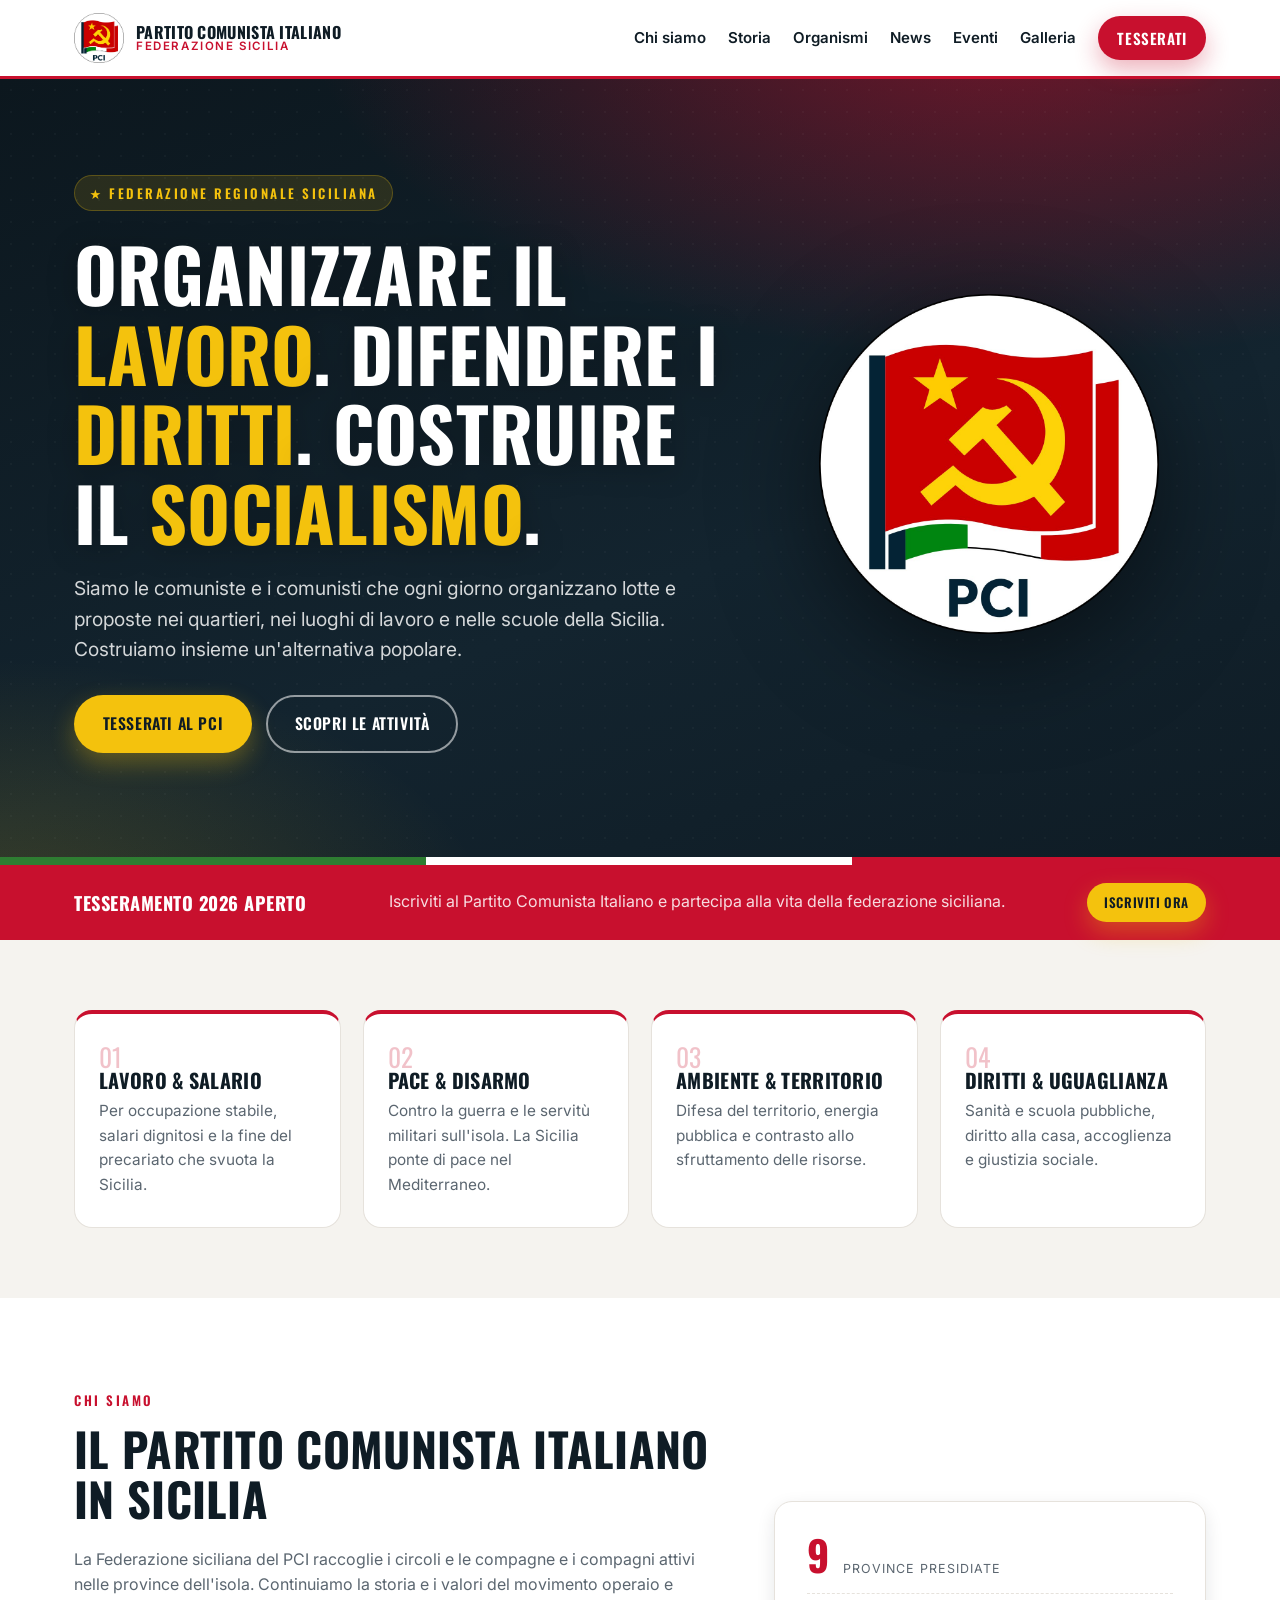
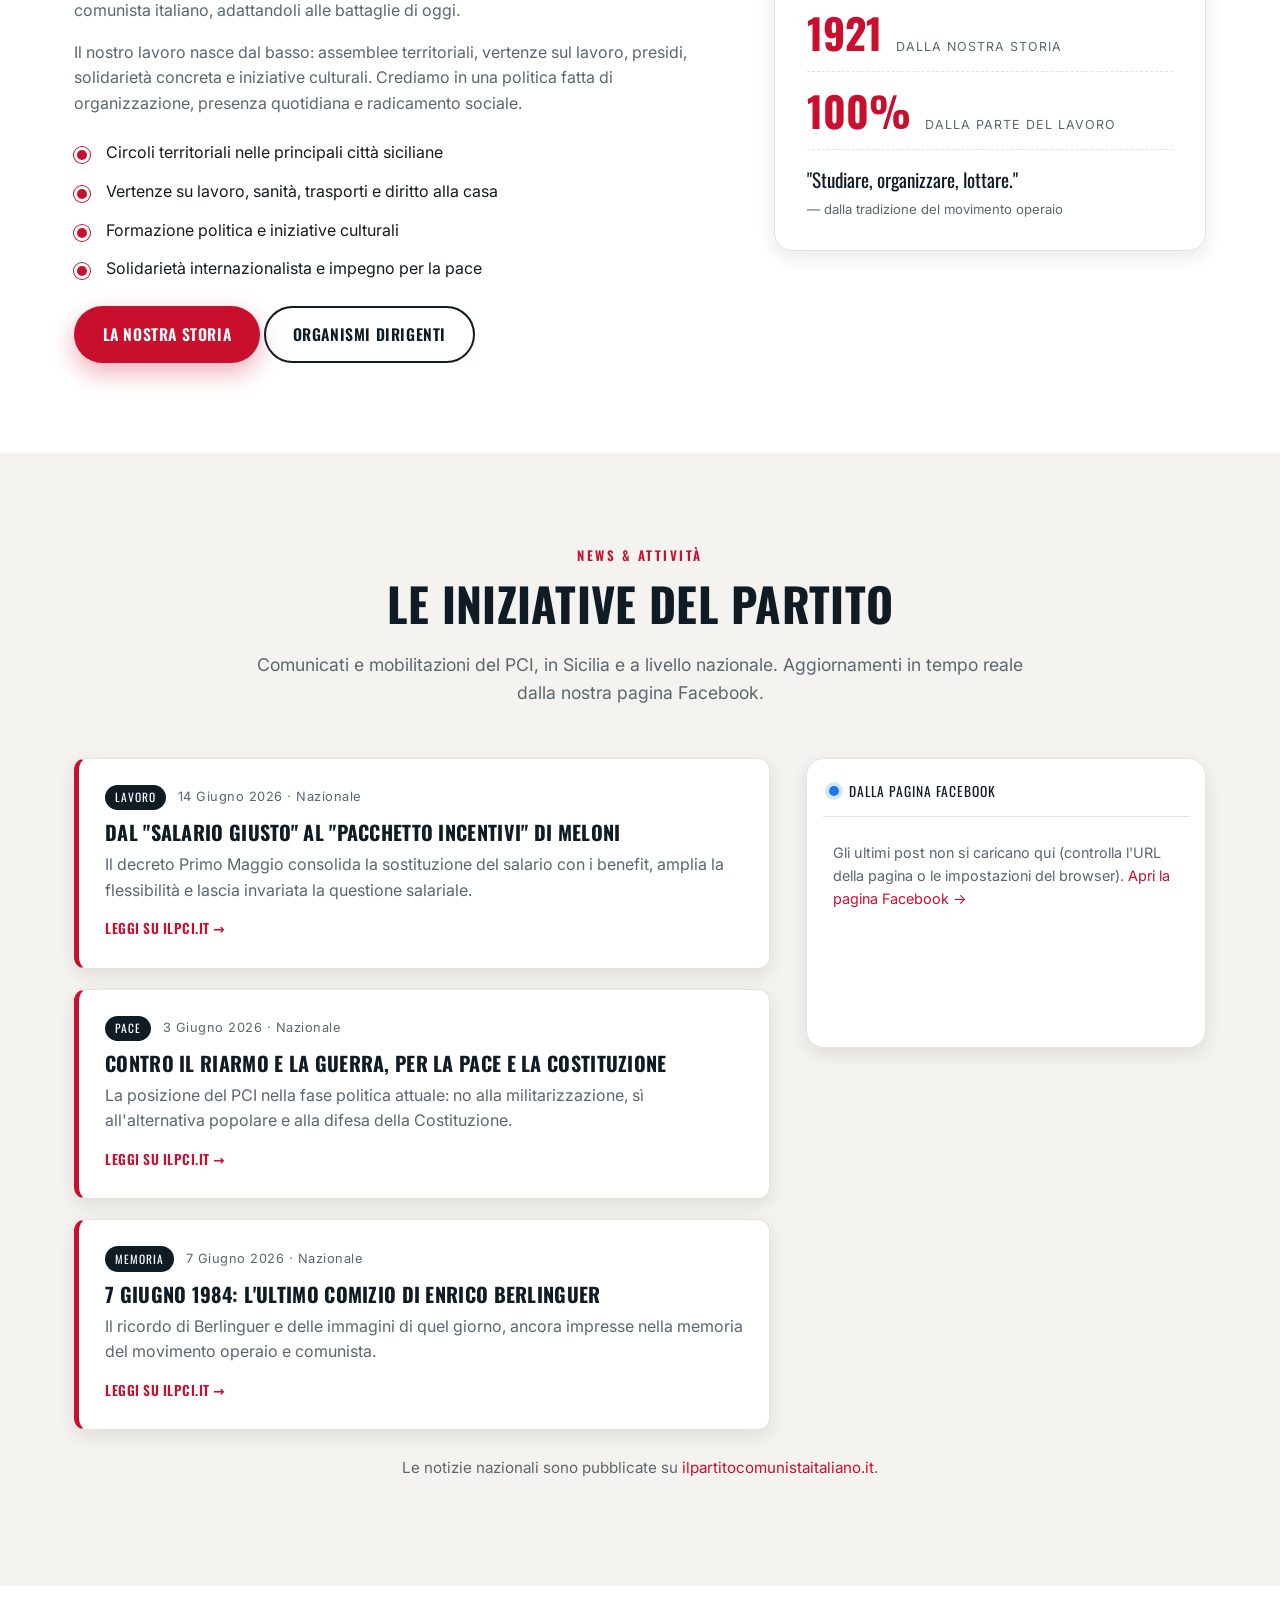
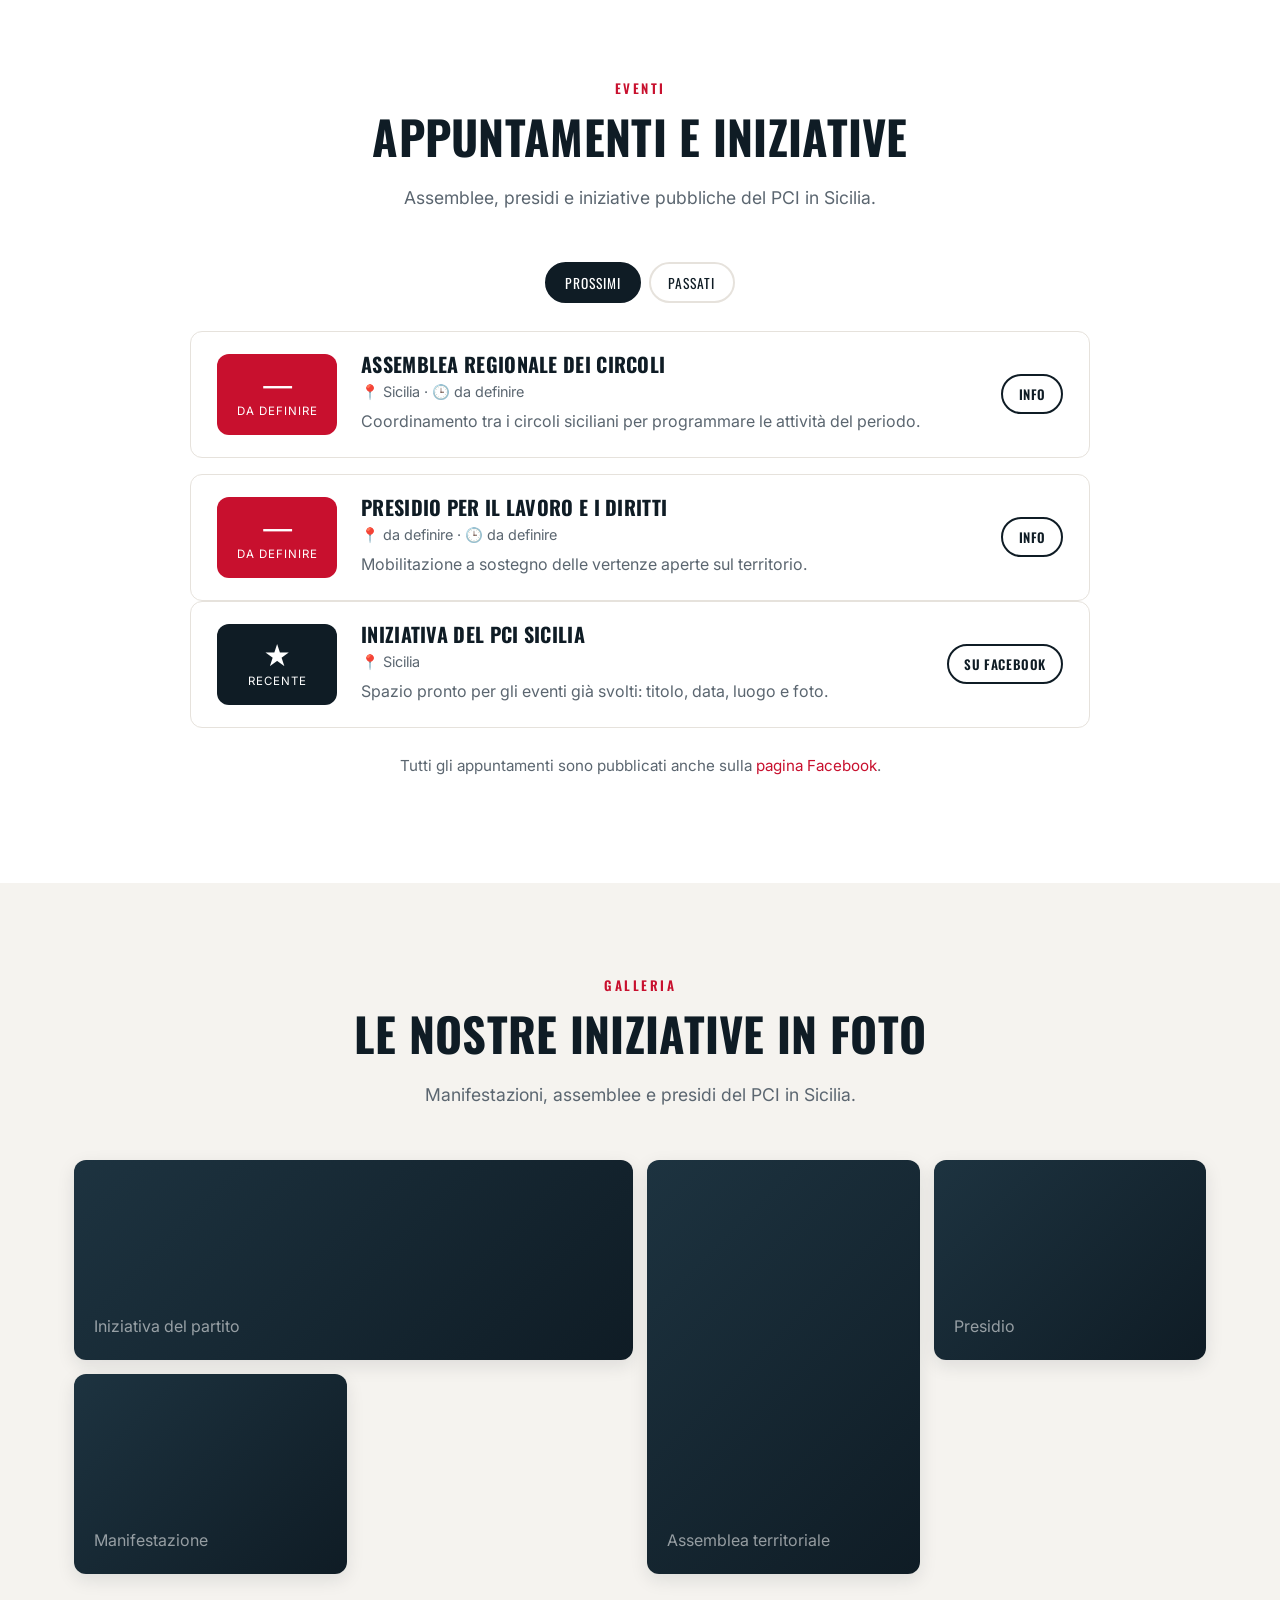
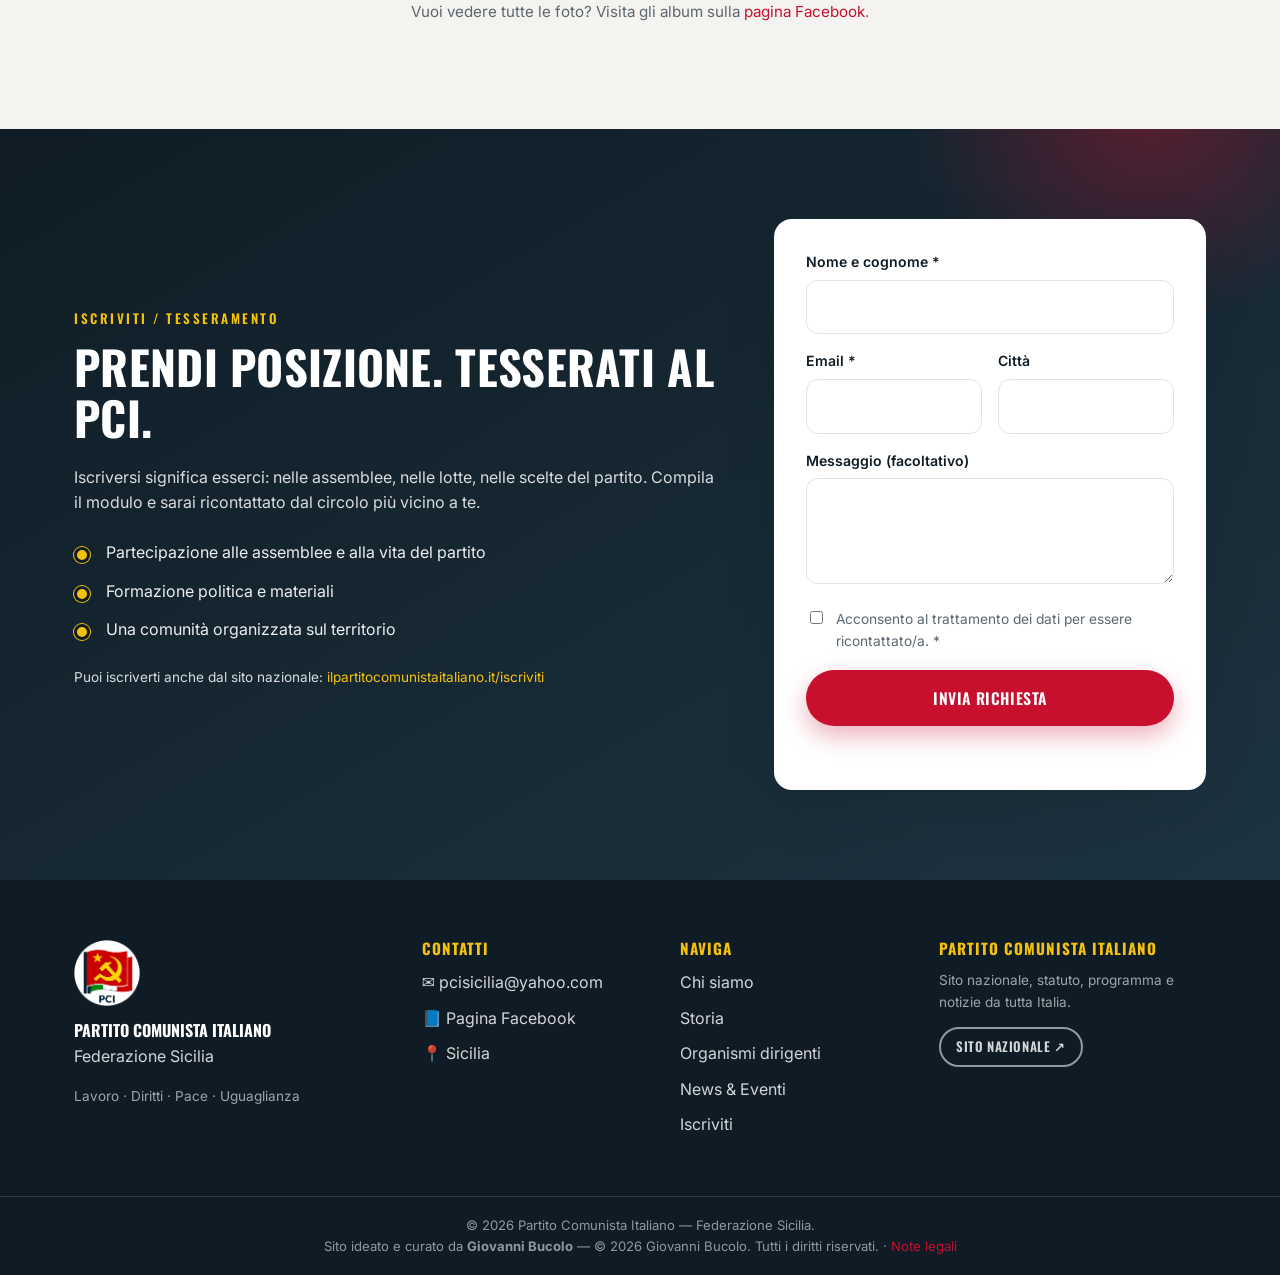
<file: index.html>
<!DOCTYPE html>
<html lang="it">
<head>
  <meta charset="UTF-8" />
  <meta name="viewport" content="width=device-width, initial-scale=1.0" />
  <title>Partito Comunista Italiano · Sicilia</title>
  <meta name="description" content="Il Partito Comunista Italiano in Sicilia. Attività, iniziative, eventi e tesseramento. Lavoro, diritti, pace e giustizia sociale nei territori dell'isola." />
  <meta name="theme-color" content="#c8102e" />

  <meta property="og:title" content="Partito Comunista Italiano · Sicilia" />
  <meta property="og:description" content="Attività, iniziative ed eventi del PCI in Sicilia." />
  <meta property="og:type" content="website" />
  <meta property="og:image" content="PCI_logo_cerchio_trasparente.png" />

  <link rel="icon" type="image/png" href="PCI_logo_cerchio_trasparente.png" />
  <link rel="preconnect" href="https://fonts.googleapis.com" />
  <link rel="preconnect" href="https://fonts.gstatic.com" crossorigin />
  <link href="https://fonts.googleapis.com/css2?family=Oswald:wght@500;600;700&family=Inter:wght@400;500;600;700&display=swap" rel="stylesheet" />
  <link rel="stylesheet" href="css/styles.css" />
  <!-- Login Netlify Identity (necessario per impostare la password e accedere al pannello) -->
  <script src="https://identity.netlify.com/v1/netlify-identity-widget.js"></script>
</head>
<body>

  <!-- ===== HEADER ===== -->
  <header class="site-header" id="top">
    <div class="container header-inner">
      <a href="#top" class="brand" aria-label="PCI Sicilia — Home">
        <img src="PCI_logo_cerchio_trasparente.png" alt="Logo PCI" class="brand-logo" />
        <span class="brand-text">
          <strong>Partito Comunista Italiano</strong>
          <em>Federazione Sicilia</em>
        </span>
      </a>

      <button class="nav-toggle" id="navToggle" aria-label="Apri il menu" aria-expanded="false">
        <span></span><span></span><span></span>
      </button>

      <nav class="main-nav" id="mainNav">
        <a href="#chi-siamo">Chi siamo</a>
        <a href="storia.html">Storia</a>
        <a href="organismi.html">Organismi</a>
        <a href="#news">News</a>
        <a href="#eventi">Eventi</a>
        <a href="#galleria">Galleria</a>
        <a href="#iscriviti" class="btn btn-sm btn-solid nav-cta">Tesserati</a>
      </nav>
    </div>
  </header>

  <!-- ===== HERO ===== -->
  <section class="hero">
    <div class="hero-bg" aria-hidden="true"></div>
    <div class="container hero-inner">
      <div class="hero-text" id="hero-text">
        <span class="eyebrow">★ Federazione regionale siciliana</span>
        <h1>Organizzare il <span class="hl">lavoro</span>.<br />Difendere i <span class="hl">diritti</span>.<br />Costruire il <span class="hl">socialismo</span>.</h1>
        <p class="lead">Siamo le comuniste e i comunisti che ogni giorno organizzano lotte e proposte nei quartieri, nei luoghi di lavoro e nelle scuole della Sicilia. Costruiamo insieme un'alternativa popolare.</p>
        <div class="hero-actions">
          <a href="#iscriviti" class="btn btn-gold">Tesserati al PCI</a>
          <a href="#news" class="btn btn-ghost-light">Scopri le attività</a>
        </div>
      </div>
      <div class="hero-card" aria-hidden="true">
        <img src="PCI_logo_cerchio_trasparente.png" alt="" class="hero-logo" />
      </div>
    </div>
  </section>
  <div class="hero-strip" aria-hidden="true"></div>

  <!-- ===== BANNER TESSERAMENTO ===== -->
  <div class="cta-banner">
    <div class="container" id="banner-tesseramento">
      <strong>Tesseramento 2026 aperto</strong>
      <span>Iscriviti al Partito Comunista Italiano e partecipa alla vita della federazione siciliana.</span>
      <a href="#iscriviti" class="btn btn-sm btn-gold">Iscriviti ora</a>
    </div>
  </div>

  <!-- ===== VALORI ===== -->
  <section class="values">
    <div class="container values-grid" id="valori-grid">
      <article class="value reveal"><div class="value-num">01</div><h3>Lavoro &amp; salario</h3><p>Per occupazione stabile, salari dignitosi e la fine del precariato che svuota la Sicilia.</p></article>
      <article class="value reveal"><div class="value-num">02</div><h3>Pace &amp; disarmo</h3><p>Contro la guerra e le servitù militari sull'isola. La Sicilia ponte di pace nel Mediterraneo.</p></article>
      <article class="value reveal"><div class="value-num">03</div><h3>Ambiente &amp; territorio</h3><p>Difesa del territorio, energia pubblica e contrasto allo sfruttamento delle risorse.</p></article>
      <article class="value reveal"><div class="value-num">04</div><h3>Diritti &amp; uguaglianza</h3><p>Sanità e scuola pubbliche, diritto alla casa, accoglienza e giustizia sociale.</p></article>
    </div>
  </section>

  <!-- ===== CHI SIAMO ===== -->
  <section class="section" id="chi-siamo">
    <div class="container two-col">
      <div class="col-text reveal" id="chisiamo-text">
        <span class="kicker">Chi siamo</span>
        <h2>Il Partito Comunista Italiano in Sicilia</h2>
        <p>La Federazione siciliana del PCI raccoglie i circoli e le compagne e i compagni attivi nelle province dell'isola. Continuiamo la storia e i valori del movimento operaio e comunista italiano, adattandoli alle battaglie di oggi.</p>
        <p>Il nostro lavoro nasce dal basso: assemblee territoriali, vertenze sul lavoro, presidi, solidarietà concreta e iniziative culturali. Crediamo in una politica fatta di organizzazione, presenza quotidiana e radicamento sociale.</p>
        <ul class="check-list">
          <li>Circoli territoriali nelle principali città siciliane</li>
          <li>Vertenze su lavoro, sanità, trasporti e diritto alla casa</li>
          <li>Formazione politica e iniziative culturali</li>
          <li>Solidarietà internazionalista e impegno per la pace</li>
        </ul>
        <a href="storia.html" class="btn btn-solid">La nostra storia</a>
        <a href="organismi.html" class="btn btn-ghost">Organismi dirigenti</a>
      </div>
      <aside class="col-stats reveal" id="chisiamo-stats">
        <div class="stat"><strong>9</strong><span>province presidiate</span></div>
        <div class="stat"><strong>1921</strong><span>dalla nostra storia</span></div>
        <div class="stat"><strong>100%</strong><span>dalla parte del lavoro</span></div>
        <blockquote>"Studiare, organizzare, lottare." <cite>— dalla tradizione del movimento operaio</cite></blockquote>
      </aside>
    </div>
  </section>

  <!-- ===== NEWS & FACEBOOK ===== -->
  <section class="section section-alt" id="news">
    <div class="container">
      <div class="section-head reveal">
        <span class="kicker">News &amp; Attività</span>
        <h2>Le iniziative del partito</h2>
        <p class="section-sub">Comunicati e mobilitazioni del PCI, in Sicilia e a livello nazionale. Aggiornamenti in tempo reale dalla nostra pagina Facebook.</p>
      </div>

      <div class="news-layout">
        <div class="news-cards" id="news-cards">
          <article class="news-card reveal">
            <div class="news-meta"><span class="news-tag">Lavoro</span><span class="news-date">14 Giugno 2026 · Nazionale</span></div>
            <h3>Dal "salario giusto" al "pacchetto incentivi" di Meloni</h3>
            <p>Il decreto Primo Maggio consolida la sostituzione del salario con i benefit, amplia la flessibilità e lascia invariata la questione salariale.</p>
            <a href="https://www.ilpartitocomunistaitaliano.it/2026/06/14/dal-salario-giusto-al-pacchetto-incentivi-di-meloni-piu-welfare-aziendale-piu-precarieta-meno-salari/" target="_blank" rel="noopener" class="news-link">Leggi su ilpci.it →</a>
          </article>
          <article class="news-card reveal">
            <div class="news-meta"><span class="news-tag">Pace</span><span class="news-date">3 Giugno 2026 · Nazionale</span></div>
            <h3>Contro il riarmo e la guerra, per la pace e la Costituzione</h3>
            <p>La posizione del PCI nella fase politica attuale: no alla militarizzazione, sì all'alternativa popolare e alla difesa della Costituzione.</p>
            <a href="https://www.ilpartitocomunistaitaliano.it/2026/06/03/il-pci-contro-il-riarmo-e-la-guerra-per-la-pace-la-costituzione-lalternativa/" target="_blank" rel="noopener" class="news-link">Leggi su ilpci.it →</a>
          </article>
          <article class="news-card reveal">
            <div class="news-meta"><span class="news-tag">Memoria</span><span class="news-date">7 Giugno 2026 · Nazionale</span></div>
            <h3>7 giugno 1984: l'ultimo comizio di Enrico Berlinguer</h3>
            <p>Il ricordo di Berlinguer e delle immagini di quel giorno, ancora impresse nella memoria del movimento operaio e comunista.</p>
            <a href="https://www.ilpartitocomunistaitaliano.it/2026/06/07/il-7-giugno-1984-lultimo-comizio-di-enrico-berlinguer/" target="_blank" rel="noopener" class="news-link">Leggi su ilpci.it →</a>
          </article>
        </div>

        <aside class="fb-feed">
          <div class="fb-feed-head"><span class="fb-dot" aria-hidden="true"></span> Dalla pagina Facebook</div>
          <div id="fb-root"></div>
          <div class="fb-embed-wrap">
            <div class="fb-page"
                 data-href="https://www.facebook.com/profile.php?id=61576921137339"
                 data-tabs="timeline" data-width="380" data-height="640"
                 data-small-header="false" data-adapt-container-width="true"
                 data-hide-cover="false" data-show-facepile="true">
              <blockquote cite="https://www.facebook.com/profile.php?id=61576921137339" class="fb-xfbml-parse-ignore">
                <a href="https://www.facebook.com/profile.php?id=61576921137339">PCI · Sicilia</a>
              </blockquote>
            </div>
          </div>
          <noscript><p class="fb-fallback">Attiva JavaScript per vedere gli ultimi post. <a href="https://www.facebook.com/profile.php?id=61576921137339">Apri la pagina Facebook</a>.</p></noscript>
        </aside>
      </div>
      <p class="events-note">Le notizie nazionali sono pubblicate su <a href="https://www.ilpartitocomunistaitaliano.it/notizie/" target="_blank" rel="noopener">ilpartitocomunistaitaliano.it</a>.</p>
    </div>
  </section>

  <!-- ===== EVENTI ===== -->
  <section class="section" id="eventi">
    <div class="container">
      <div class="section-head reveal">
        <span class="kicker">Eventi</span>
        <h2>Appuntamenti e iniziative</h2>
        <p class="section-sub">Assemblee, presidi e iniziative pubbliche del PCI in Sicilia.</p>
      </div>

      <div class="tabs reveal">
        <button class="tab-btn active" data-tab="prossimi">Prossimi</button>
        <button class="tab-btn" data-tab="passati">Passati</button>
      </div>

      <div class="events-list" data-panel="prossimi" id="eventi-prossimi">
        <article class="event reveal">
          <div class="event-date"><span class="d">—</span><span class="m">Da definire</span></div>
          <div class="event-body"><h3>Assemblea regionale dei circoli</h3><p class="event-meta">📍 Sicilia · 🕒 da definire</p><p>Coordinamento tra i circoli siciliani per programmare le attività del periodo.</p></div>
          <a href="#contatti" class="btn btn-sm btn-ghost">Info</a>
        </article>
        <article class="event reveal">
          <div class="event-date"><span class="d">—</span><span class="m">Da definire</span></div>
          <div class="event-body"><h3>Presidio per il lavoro e i diritti</h3><p class="event-meta">📍 da definire · 🕒 da definire</p><p>Mobilitazione a sostegno delle vertenze aperte sul territorio.</p></div>
          <a href="#contatti" class="btn btn-sm btn-ghost">Info</a>
        </article>
      </div>

      <div class="events-list" data-panel="passati" id="eventi-passati" hidden>
        <article class="event reveal">
          <div class="event-date past"><span class="d">★</span><span class="m">Recente</span></div>
          <div class="event-body"><h3>Iniziativa del PCI Sicilia</h3><p class="event-meta">📍 Sicilia</p><p>Spazio pronto per gli eventi già svolti: titolo, data, luogo e foto. Inseriamo qui le iniziative passate dalla pagina Facebook.</p></div>
          <a href="https://www.facebook.com/profile.php?id=61576921137339" target="_blank" rel="noopener" class="btn btn-sm btn-ghost">Su Facebook</a>
        </article>
      </div>

      <p class="events-note">Tutti gli appuntamenti sono pubblicati anche sulla <a href="https://www.facebook.com/profile.php?id=61576921137339" target="_blank" rel="noopener">pagina Facebook</a>.</p>
    </div>
  </section>

  <!-- ===== GALLERIA ===== -->
  <section class="section section-alt" id="galleria">
    <div class="container">
      <div class="section-head reveal">
        <span class="kicker">Galleria</span>
        <h2>Le nostre iniziative in foto</h2>
        <p class="section-sub">Manifestazioni, assemblee e presidi del PCI in Sicilia.</p>
      </div>
      <div class="gallery-grid reveal" id="galleria-grid">
        <div class="gallery-item wide"><div class="gallery-empty"><img src="PCI_logo_cerchio_trasparente.png" class="ph-logo" alt="" /><span>Foto in arrivo</span></div></div>
        <div class="gallery-item tall"><div class="gallery-empty"><img src="PCI_logo_cerchio_trasparente.png" class="ph-logo" alt="" /><span>Foto in arrivo</span></div></div>
        <div class="gallery-item"><div class="gallery-empty"><span>Foto</span></div></div>
        <div class="gallery-item"><div class="gallery-empty"><span>Foto</span></div></div>
        <div class="gallery-item"><div class="gallery-empty"><span>Foto</span></div></div>
        <div class="gallery-item wide"><div class="gallery-empty"><span>Foto in arrivo</span></div></div>
      </div>
      <p class="events-note">Vuoi vedere tutte le foto? Visita gli album sulla <a href="https://www.facebook.com/profile.php?id=61576921137339" target="_blank" rel="noopener">pagina Facebook</a>.</p>
    </div>
  </section>

  <!-- ===== ISCRIVITI ===== -->
  <section class="section section-cta" id="iscriviti">
    <div class="container two-col">
      <div class="col-text reveal">
        <span class="kicker kicker-light">Iscriviti / Tesseramento</span>
        <h2>Prendi posizione. Tesserati al PCI.</h2>
        <p>Iscriversi significa esserci: nelle assemblee, nelle lotte, nelle scelte del partito. Compila il modulo e sarai ricontattato dal circolo più vicino a te.</p>
        <ul class="check-list check-light">
          <li>Partecipazione alle assemblee e alla vita del partito</li>
          <li>Formazione politica e materiali</li>
          <li>Una comunità organizzata sul territorio</li>
        </ul>
        <p class="footer-small">Puoi iscriverti anche dal sito nazionale: <a href="https://www.ilpartitocomunistaitaliano.it/iscriviti/" target="_blank" rel="noopener" style="color:var(--gold)">ilpartitocomunistaitaliano.it/iscriviti</a></p>
      </div>

      <form class="join-form reveal" id="joinForm" name="iscrizione" method="POST" data-netlify="true" netlify-honeypot="bot-field" novalidate>
        <input type="hidden" name="form-name" value="iscrizione" />
        <p hidden><label>Non compilare se sei umano: <input name="bot-field" /></label></p>
        <div class="field"><label for="nome">Nome e cognome *</label><input type="text" id="nome" name="nome" required autocomplete="name" /></div>
        <div class="field-row">
          <div class="field"><label for="email">Email *</label><input type="email" id="email" name="email" required autocomplete="email" /></div>
          <div class="field"><label for="citta">Città</label><input type="text" id="citta" name="citta" autocomplete="address-level2" /></div>
        </div>
        <div class="field"><label for="messaggio">Messaggio (facoltativo)</label><textarea id="messaggio" name="messaggio" rows="3"></textarea></div>
        <label class="consent"><input type="checkbox" id="privacy" name="privacy" required /><span>Acconsento al trattamento dei dati per essere ricontattato/a. *</span></label>
        <button type="submit" class="btn btn-solid btn-block">Invia richiesta</button>
        <p class="form-msg" id="formMsg" role="status" aria-live="polite"></p>
      </form>
    </div>
  </section>

  <!-- ===== CONTATTI / FOOTER ===== -->
  <footer class="site-footer" id="contatti">
    <div class="container footer-grid">
      <div class="footer-brand">
        <img src="PCI_logo_cerchio_trasparente.png" alt="Logo PCI" class="footer-logo" />
        <p><strong>Partito Comunista Italiano</strong><br />Federazione Sicilia</p>
        <p class="footer-small">Lavoro · Diritti · Pace · Uguaglianza</p>
      </div>
      <div class="footer-col">
        <h4>Contatti</h4>
        <ul id="footer-contatti">
          <li>✉️ <a href="mailto:pcisicilia@yahoo.com">pcisicilia@yahoo.com</a></li>
          <li>📘 <a href="https://www.facebook.com/profile.php?id=61576921137339" target="_blank" rel="noopener">Pagina Facebook</a></li>
          <li>📍 Sicilia</li>
        </ul>
      </div>
      <div class="footer-col">
        <h4>Naviga</h4>
        <ul>
          <li><a href="#chi-siamo">Chi siamo</a></li>
          <li><a href="storia.html">Storia</a></li>
          <li><a href="organismi.html">Organismi dirigenti</a></li>
          <li><a href="#news">News &amp; Eventi</a></li>
          <li><a href="#iscriviti">Iscriviti</a></li>
        </ul>
      </div>
      <div class="footer-col">
        <h4>Partito Comunista Italiano</h4>
        <p class="footer-small">Sito nazionale, statuto, programma e notizie da tutta Italia.</p>
        <a href="https://www.ilpartitocomunistaitaliano.it/" target="_blank" rel="noopener" class="btn btn-sm btn-ghost-light">Sito nazionale ↗</a>
      </div>
    </div>
    <div class="footer-bottom"><div class="container">
      <p>© <span id="year"></span> Partito Comunista Italiano — Federazione Sicilia.</p>
      <p class="footer-small">Sito ideato e curato da <strong>Giovanni Bucolo</strong> — © <span class="js-year"></span> Giovanni Bucolo. Tutti i diritti riservati. · <a href="note-legali.html">Note legali</a></p>
    </div></div>
  </footer>

  <script src="js/script.js"></script>
  <script>
    /* Apre la finestra per impostare la password quando arrivi dal link di invito,
       e dopo il login porta al pannello /admin */
    if (window.netlifyIdentity) {
      window.netlifyIdentity.on("init", function (user) {
        if (!user) {
          window.netlifyIdentity.on("login", function () { document.location.href = "/admin/"; });
        }
      });
    }
  </script>
</body>
</html>
</file>
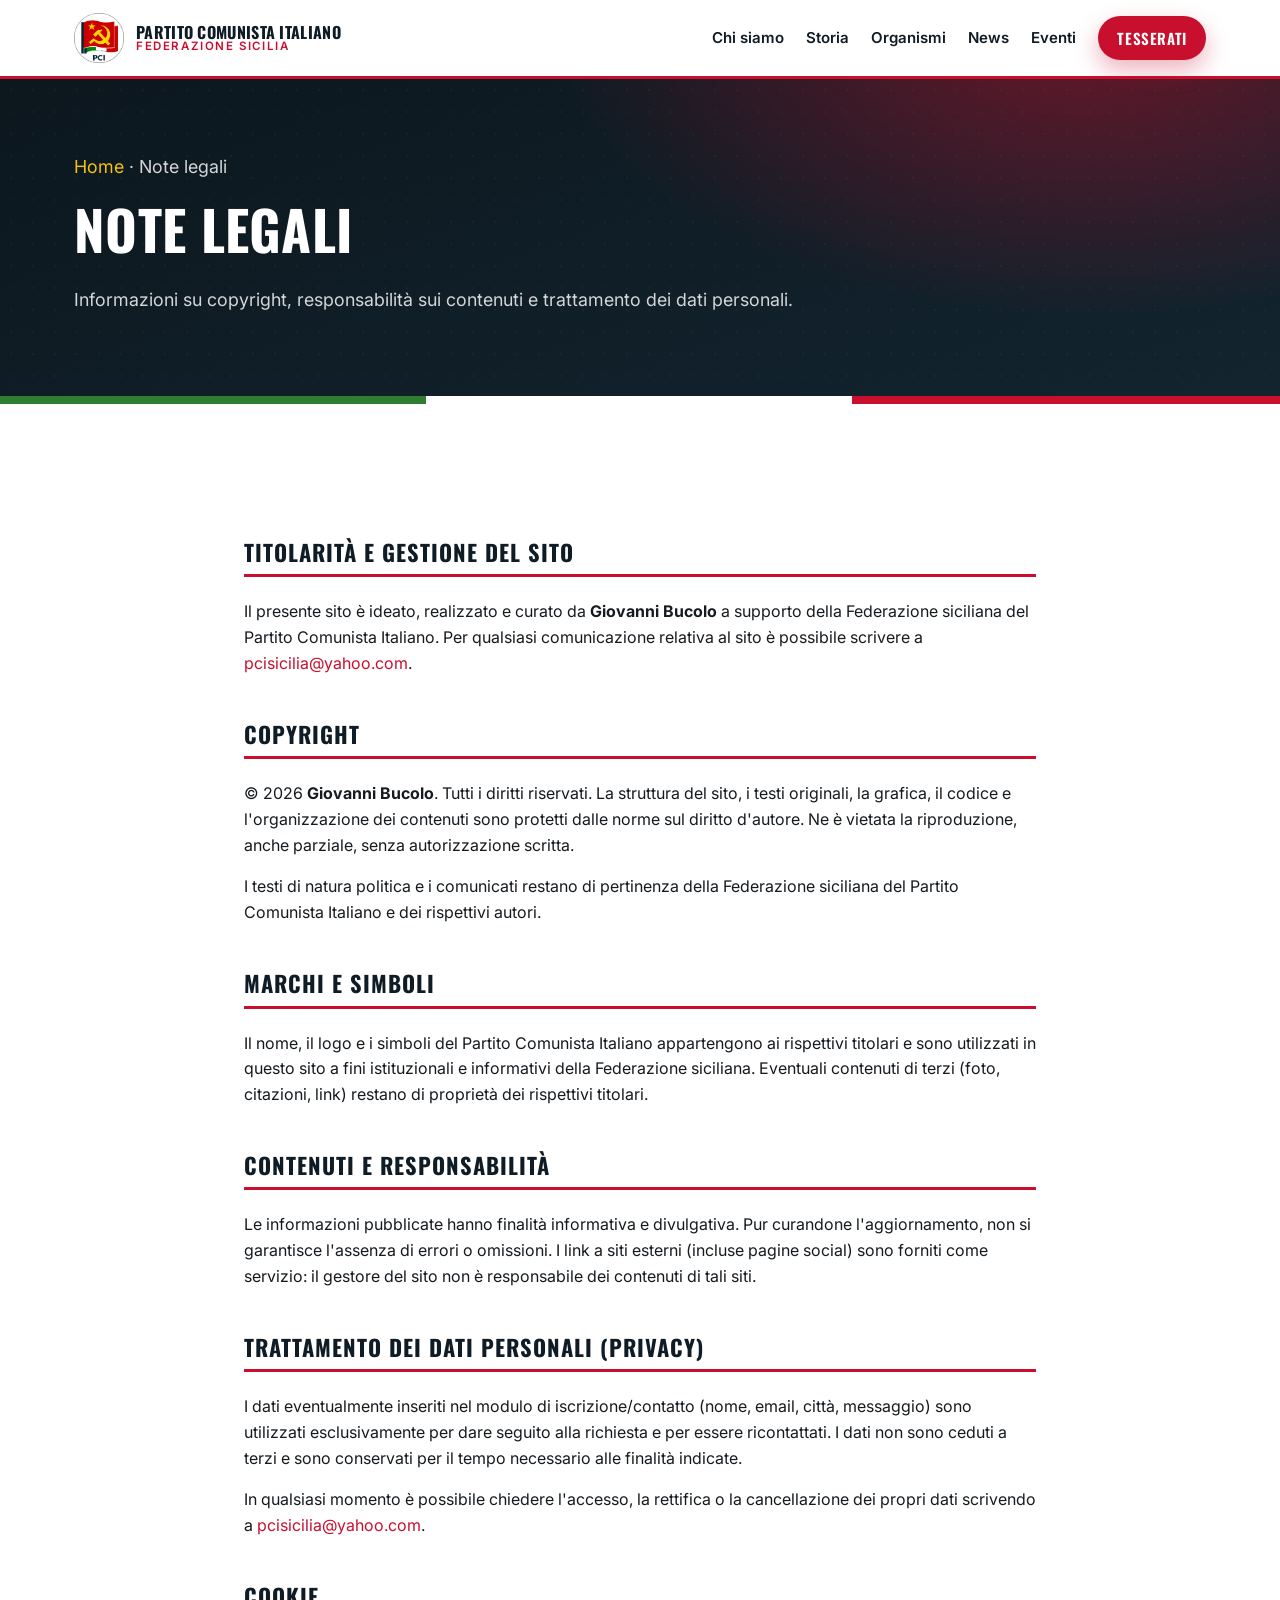
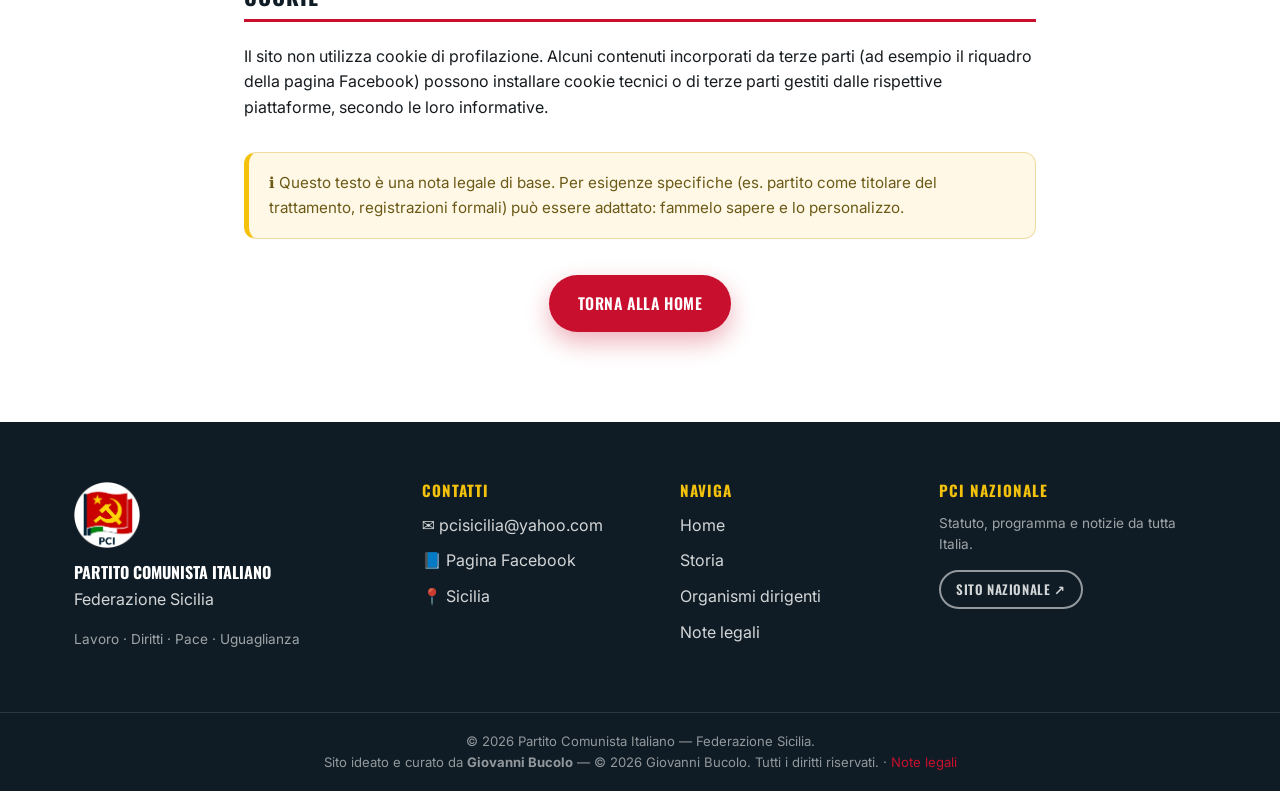
<file: note-legali.html>
<!DOCTYPE html>
<html lang="it">
<head>
  <meta charset="UTF-8" />
  <meta name="viewport" content="width=device-width, initial-scale=1.0" />
  <title>Note legali · PCI Sicilia</title>
  <meta name="description" content="Note legali, copyright e informativa privacy del sito della Federazione siciliana del Partito Comunista Italiano." />
  <meta name="theme-color" content="#c8102e" />
  <meta name="robots" content="noindex" />
  <link rel="icon" type="image/png" href="PCI_logo_cerchio_trasparente.png" />
  <link rel="preconnect" href="https://fonts.googleapis.com" />
  <link rel="preconnect" href="https://fonts.gstatic.com" crossorigin />
  <link href="https://fonts.googleapis.com/css2?family=Oswald:wght@500;600;700&family=Inter:wght@400;500;600;700&display=swap" rel="stylesheet" />
  <link rel="stylesheet" href="css/styles.css" />
</head>
<body>

  <header class="site-header" id="top">
    <div class="container header-inner">
      <a href="index.html" class="brand" aria-label="PCI Sicilia — Home">
        <img src="PCI_logo_cerchio_trasparente.png" alt="Logo PCI" class="brand-logo" />
        <span class="brand-text"><strong>Partito Comunista Italiano</strong><em>Federazione Sicilia</em></span>
      </a>
      <button class="nav-toggle" id="navToggle" aria-label="Apri il menu" aria-expanded="false"><span></span><span></span><span></span></button>
      <nav class="main-nav" id="mainNav">
        <a href="index.html#chi-siamo">Chi siamo</a>
        <a href="storia.html">Storia</a>
        <a href="organismi.html">Organismi</a>
        <a href="index.html#news">News</a>
        <a href="index.html#eventi">Eventi</a>
        <a href="index.html#iscriviti" class="btn btn-sm btn-solid nav-cta">Tesserati</a>
      </nav>
    </div>
  </header>

  <section class="page-hero">
    <div class="hero-bg" aria-hidden="true"></div>
    <div class="container">
      <p class="crumbs"><a href="index.html">Home</a> · Note legali</p>
      <h1>Note legali</h1>
      <p>Informazioni su copyright, responsabilità sui contenuti e trattamento dei dati personali.</p>
    </div>
  </section>
  <div class="hero-strip" aria-hidden="true"></div>

  <section class="section">
    <div class="container" style="max-width:840px">

      <h3 class="org-section-title">Titolarità e gestione del sito</h3>
      <p>Il presente sito è ideato, realizzato e curato da <strong>Giovanni Bucolo</strong> a supporto della Federazione siciliana del Partito Comunista Italiano. Per qualsiasi comunicazione relativa al sito è possibile scrivere a <a href="mailto:pcisicilia@yahoo.com">pcisicilia@yahoo.com</a>.</p>

      <h3 class="org-section-title">Copyright</h3>
      <p>© <span class="js-year"></span> <strong>Giovanni Bucolo</strong>. Tutti i diritti riservati. La struttura del sito, i testi originali, la grafica, il codice e l'organizzazione dei contenuti sono protetti dalle norme sul diritto d'autore. Ne è vietata la riproduzione, anche parziale, senza autorizzazione scritta.</p>
      <p>I testi di natura politica e i comunicati restano di pertinenza della Federazione siciliana del Partito Comunista Italiano e dei rispettivi autori.</p>

      <h3 class="org-section-title">Marchi e simboli</h3>
      <p>Il nome, il logo e i simboli del Partito Comunista Italiano appartengono ai rispettivi titolari e sono utilizzati in questo sito a fini istituzionali e informativi della Federazione siciliana. Eventuali contenuti di terzi (foto, citazioni, link) restano di proprietà dei rispettivi titolari.</p>

      <h3 class="org-section-title">Contenuti e responsabilità</h3>
      <p>Le informazioni pubblicate hanno finalità informativa e divulgativa. Pur curandone l'aggiornamento, non si garantisce l'assenza di errori o omissioni. I link a siti esterni (incluse pagine social) sono forniti come servizio: il gestore del sito non è responsabile dei contenuti di tali siti.</p>

      <h3 class="org-section-title">Trattamento dei dati personali (privacy)</h3>
      <p>I dati eventualmente inseriti nel modulo di iscrizione/contatto (nome, email, città, messaggio) sono utilizzati esclusivamente per dare seguito alla richiesta e per essere ricontattati. I dati non sono ceduti a terzi e sono conservati per il tempo necessario alle finalità indicate.</p>
      <p>In qualsiasi momento è possibile chiedere l'accesso, la rettifica o la cancellazione dei propri dati scrivendo a <a href="mailto:pcisicilia@yahoo.com">pcisicilia@yahoo.com</a>.</p>

      <h3 class="org-section-title">Cookie</h3>
      <p>Il sito non utilizza cookie di profilazione. Alcuni contenuti incorporati da terze parti (ad esempio il riquadro della pagina Facebook) possono installare cookie tecnici o di terze parti gestiti dalle rispettive piattaforme, secondo le loro informative.</p>

      <div class="note-box" style="margin-top:32px">ℹ️ Questo testo è una nota legale di base. Per esigenze specifiche (es. partito come titolare del trattamento, registrazioni formali) può essere adattato: fammelo sapere e lo personalizzo.</div>

      <div style="text-align:center;margin-top:36px">
        <a href="index.html" class="btn btn-solid">Torna alla home</a>
      </div>

    </div>
  </section>

  <footer class="site-footer">
    <div class="container footer-grid">
      <div class="footer-brand">
        <img src="PCI_logo_cerchio_trasparente.png" alt="Logo PCI" class="footer-logo" />
        <p><strong>Partito Comunista Italiano</strong><br />Federazione Sicilia</p>
        <p class="footer-small">Lavoro · Diritti · Pace · Uguaglianza</p>
      </div>
      <div class="footer-col"><h4>Contatti</h4><ul id="footer-contatti">
        <li>✉️ <a href="mailto:pcisicilia@yahoo.com">pcisicilia@yahoo.com</a></li>
        <li>📘 <a href="https://www.facebook.com/profile.php?id=61576921137339" target="_blank" rel="noopener">Pagina Facebook</a></li>
      </ul></div>
      <div class="footer-col"><h4>Naviga</h4><ul>
        <li><a href="index.html">Home</a></li>
        <li><a href="storia.html">Storia</a></li>
        <li><a href="organismi.html">Organismi dirigenti</a></li>
        <li><a href="note-legali.html">Note legali</a></li>
      </ul></div>
      <div class="footer-col"><h4>PCI nazionale</h4>
        <p class="footer-small">Statuto, programma e notizie da tutta Italia.</p>
        <a href="https://www.ilpartitocomunistaitaliano.it/" target="_blank" rel="noopener" class="btn btn-sm btn-ghost-light">Sito nazionale ↗</a>
      </div>
    </div>
    <div class="footer-bottom"><div class="container">
      <p>© <span id="year"></span> Partito Comunista Italiano — Federazione Sicilia.</p>
      <p class="footer-small">Sito ideato e curato da <strong>Giovanni Bucolo</strong> — © <span class="js-year"></span> Giovanni Bucolo. Tutti i diritti riservati. · <a href="note-legali.html">Note legali</a></p>
    </div></div>
  </footer>

  <script src="js/script.js"></script>
</body>
</html>
</file>
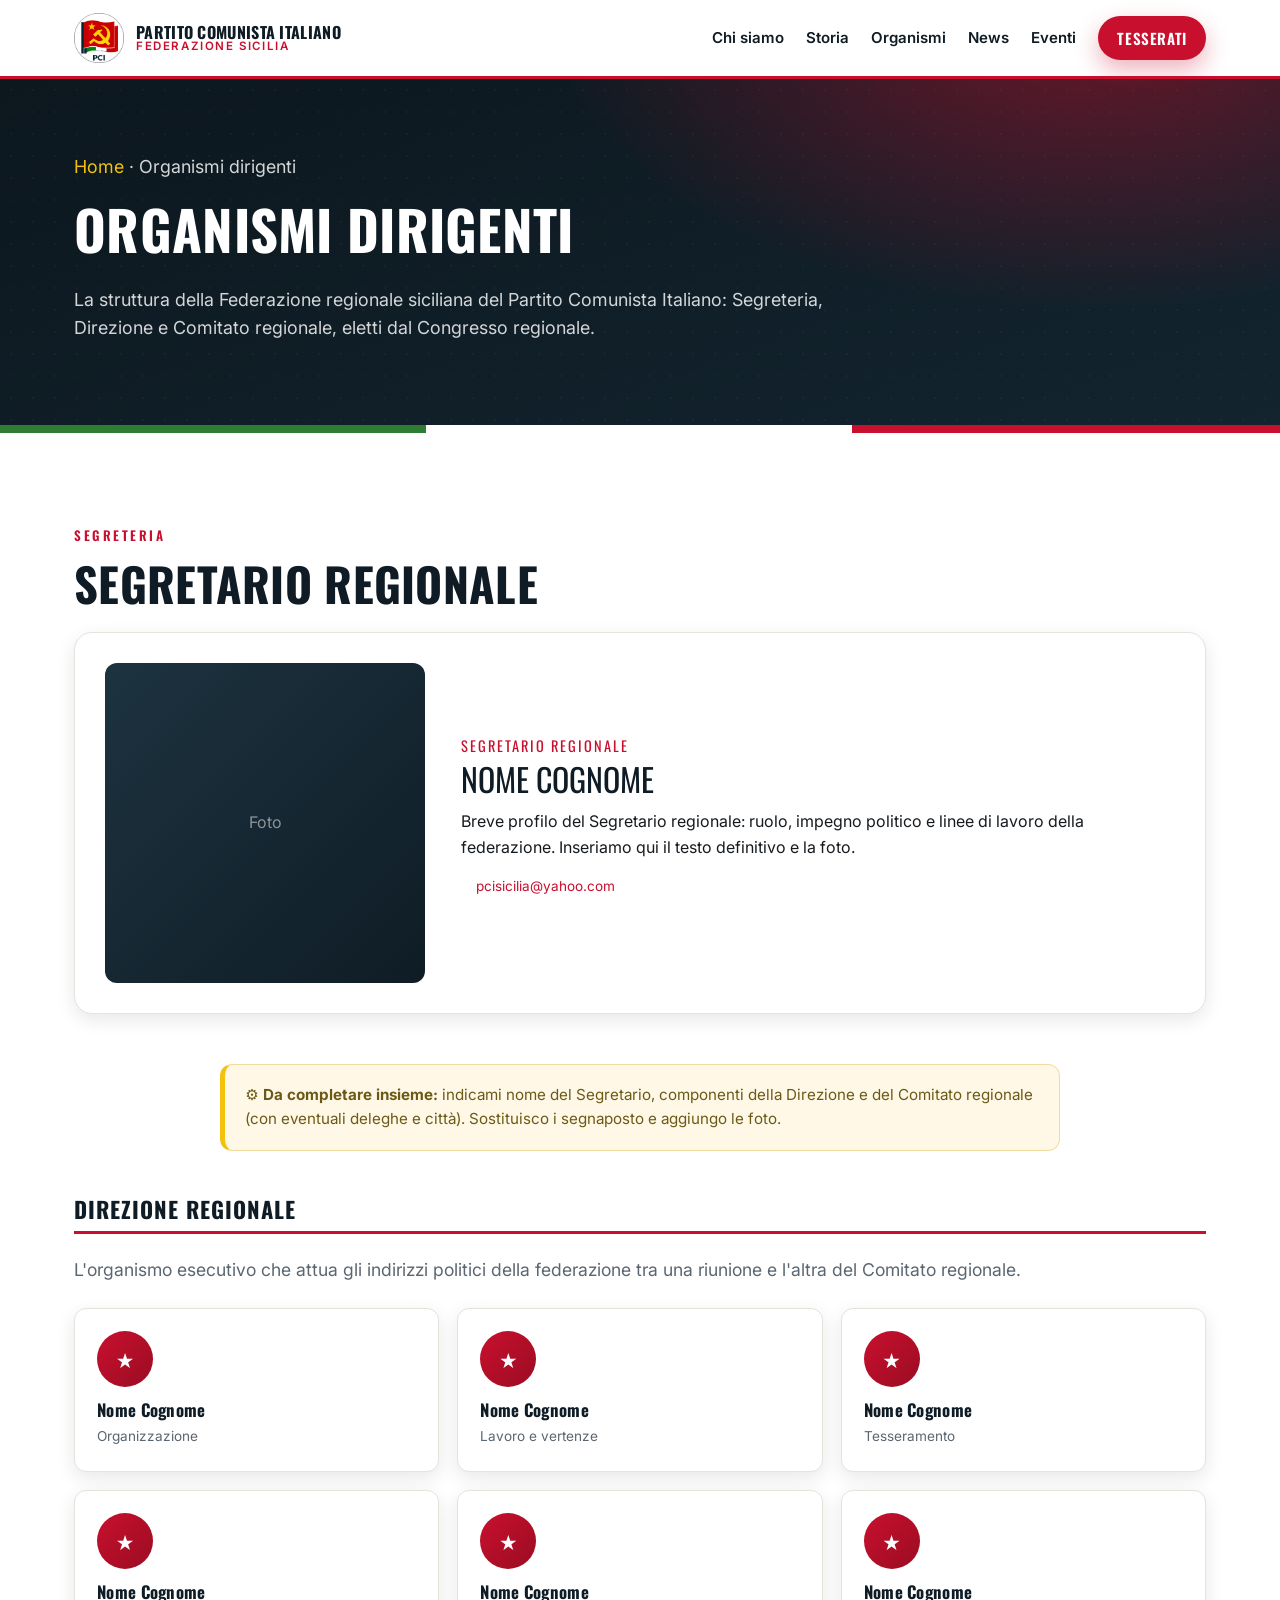
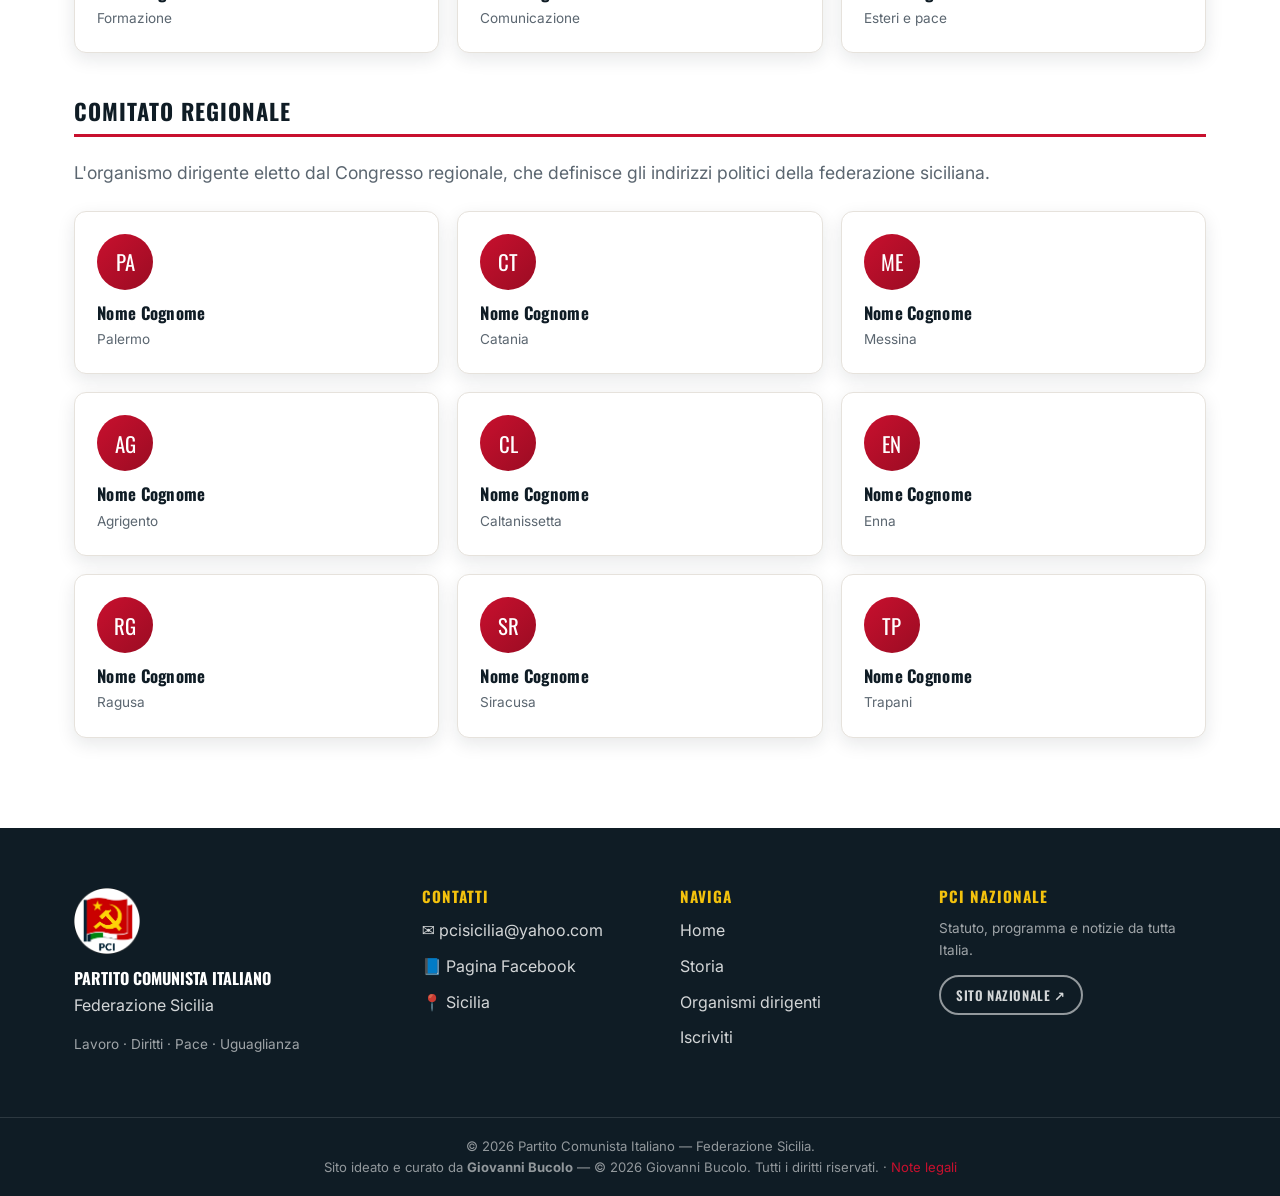
<file: organismi.html>
<!DOCTYPE html>
<html lang="it">
<head>
  <meta charset="UTF-8" />
  <meta name="viewport" content="width=device-width, initial-scale=1.0" />
  <title>Organismi dirigenti · PCI Sicilia</title>
  <meta name="description" content="Gli organismi dirigenti della Federazione siciliana del Partito Comunista Italiano: Segretario regionale, Direzione regionale e Comitato regionale." />
  <meta name="theme-color" content="#c8102e" />
  <link rel="icon" type="image/png" href="PCI_logo_cerchio_trasparente.png" />
  <link rel="preconnect" href="https://fonts.googleapis.com" />
  <link rel="preconnect" href="https://fonts.gstatic.com" crossorigin />
  <link href="https://fonts.googleapis.com/css2?family=Oswald:wght@500;600;700&family=Inter:wght@400;500;600;700&display=swap" rel="stylesheet" />
  <link rel="stylesheet" href="css/styles.css" />
</head>
<body>

  <header class="site-header" id="top">
    <div class="container header-inner">
      <a href="index.html" class="brand" aria-label="PCI Sicilia — Home">
        <img src="PCI_logo_cerchio_trasparente.png" alt="Logo PCI" class="brand-logo" />
        <span class="brand-text"><strong>Partito Comunista Italiano</strong><em>Federazione Sicilia</em></span>
      </a>
      <button class="nav-toggle" id="navToggle" aria-label="Apri il menu" aria-expanded="false"><span></span><span></span><span></span></button>
      <nav class="main-nav" id="mainNav">
        <a href="index.html#chi-siamo">Chi siamo</a>
        <a href="storia.html">Storia</a>
        <a href="organismi.html">Organismi</a>
        <a href="index.html#news">News</a>
        <a href="index.html#eventi">Eventi</a>
        <a href="index.html#iscriviti" class="btn btn-sm btn-solid nav-cta">Tesserati</a>
      </nav>
    </div>
  </header>

  <section class="page-hero">
    <div class="hero-bg" aria-hidden="true"></div>
    <div class="container">
      <p class="crumbs"><a href="index.html">Home</a> · Organismi dirigenti</p>
      <h1 id="org-titolo">Organismi dirigenti</h1>
      <p id="org-sottotitolo">La struttura della Federazione regionale siciliana del Partito Comunista Italiano: Segreteria, Direzione e Comitato regionale, eletti dal Congresso regionale.</p>
    </div>
  </section>
  <div class="hero-strip" aria-hidden="true"></div>

  <section class="section">
    <div class="container">

      <!-- SEGRETARIO REGIONALE -->
      <span class="kicker">Segreteria</span>
      <h2 style="margin-bottom:24px">Segretario regionale</h2>
      <div class="org-lead reveal" id="org-segretario">
        <div class="org-photo"><span>Foto</span></div>
        <div>
          <div class="org-role">Segretario regionale</div>
          <div class="org-name">Nome Cognome</div>
          <p>Breve profilo del Segretario regionale: ruolo, impegno politico e linee di lavoro della federazione. Inseriamo qui il testo definitivo e la foto.</p>
          <p class="footer-small">✉️ <a href="mailto:pcisicilia@yahoo.com">pcisicilia@yahoo.com</a></p>
        </div>
      </div>

      <div class="note-box reveal">⚙️ <strong>Da completare insieme:</strong> indicami nome del Segretario, componenti della Direzione e del Comitato regionale (con eventuali deleghe e città). Sostituisco i segnaposto e aggiungo le foto.</div>

      <!-- DIREZIONE REGIONALE -->
      <h3 class="org-section-title">Direzione regionale</h3>
      <p class="section-sub" style="margin-bottom:24px">L'organismo esecutivo che attua gli indirizzi politici della federazione tra una riunione e l'altra del Comitato regionale.</p>
      <div class="org-grid" id="org-direzione">
        <div class="org-card reveal"><div class="av">★</div><h4>Nome Cognome</h4><span>Organizzazione</span></div>
        <div class="org-card reveal"><div class="av">★</div><h4>Nome Cognome</h4><span>Lavoro e vertenze</span></div>
        <div class="org-card reveal"><div class="av">★</div><h4>Nome Cognome</h4><span>Tesseramento</span></div>
        <div class="org-card reveal"><div class="av">★</div><h4>Nome Cognome</h4><span>Formazione</span></div>
        <div class="org-card reveal"><div class="av">★</div><h4>Nome Cognome</h4><span>Comunicazione</span></div>
        <div class="org-card reveal"><div class="av">★</div><h4>Nome Cognome</h4><span>Esteri e pace</span></div>
      </div>

      <!-- COMITATO REGIONALE -->
      <h3 class="org-section-title">Comitato regionale</h3>
      <p class="section-sub" style="margin-bottom:24px">L'organismo dirigente eletto dal Congresso regionale, che definisce gli indirizzi politici della federazione siciliana.</p>
      <div class="org-grid" id="org-comitato">
        <div class="org-card reveal"><div class="av">PA</div><h4>Nome Cognome</h4><span>Palermo</span></div>
        <div class="org-card reveal"><div class="av">CT</div><h4>Nome Cognome</h4><span>Catania</span></div>
        <div class="org-card reveal"><div class="av">ME</div><h4>Nome Cognome</h4><span>Messina</span></div>
        <div class="org-card reveal"><div class="av">AG</div><h4>Nome Cognome</h4><span>Agrigento</span></div>
        <div class="org-card reveal"><div class="av">CL</div><h4>Nome Cognome</h4><span>Caltanissetta</span></div>
        <div class="org-card reveal"><div class="av">EN</div><h4>Nome Cognome</h4><span>Enna</span></div>
        <div class="org-card reveal"><div class="av">RG</div><h4>Nome Cognome</h4><span>Ragusa</span></div>
        <div class="org-card reveal"><div class="av">SR</div><h4>Nome Cognome</h4><span>Siracusa</span></div>
        <div class="org-card reveal"><div class="av">TP</div><h4>Nome Cognome</h4><span>Trapani</span></div>
      </div>

    </div>
  </section>

  <footer class="site-footer">
    <div class="container footer-grid">
      <div class="footer-brand">
        <img src="PCI_logo_cerchio_trasparente.png" alt="Logo PCI" class="footer-logo" />
        <p><strong>Partito Comunista Italiano</strong><br />Federazione Sicilia</p>
        <p class="footer-small">Lavoro · Diritti · Pace · Uguaglianza</p>
      </div>
      <div class="footer-col"><h4>Contatti</h4><ul id="footer-contatti">
        <li>✉️ <a href="mailto:pcisicilia@yahoo.com">pcisicilia@yahoo.com</a></li>
        <li>📘 <a href="https://www.facebook.com/profile.php?id=61576921137339" target="_blank" rel="noopener">Pagina Facebook</a></li>
      </ul></div>
      <div class="footer-col"><h4>Naviga</h4><ul>
        <li><a href="index.html">Home</a></li>
        <li><a href="storia.html">Storia</a></li>
        <li><a href="organismi.html">Organismi dirigenti</a></li>
        <li><a href="index.html#iscriviti">Iscriviti</a></li>
      </ul></div>
      <div class="footer-col"><h4>PCI nazionale</h4>
        <p class="footer-small">Statuto, programma e notizie da tutta Italia.</p>
        <a href="https://www.ilpartitocomunistaitaliano.it/" target="_blank" rel="noopener" class="btn btn-sm btn-ghost-light">Sito nazionale ↗</a>
      </div>
    </div>
    <div class="footer-bottom"><div class="container">
      <p>© <span id="year"></span> Partito Comunista Italiano — Federazione Sicilia.</p>
      <p class="footer-small">Sito ideato e curato da <strong>Giovanni Bucolo</strong> — © <span class="js-year"></span> Giovanni Bucolo. Tutti i diritti riservati. · <a href="note-legali.html">Note legali</a></p>
    </div></div>
  </footer>

  <script src="js/script.js"></script>
</body>
</html>
</file>
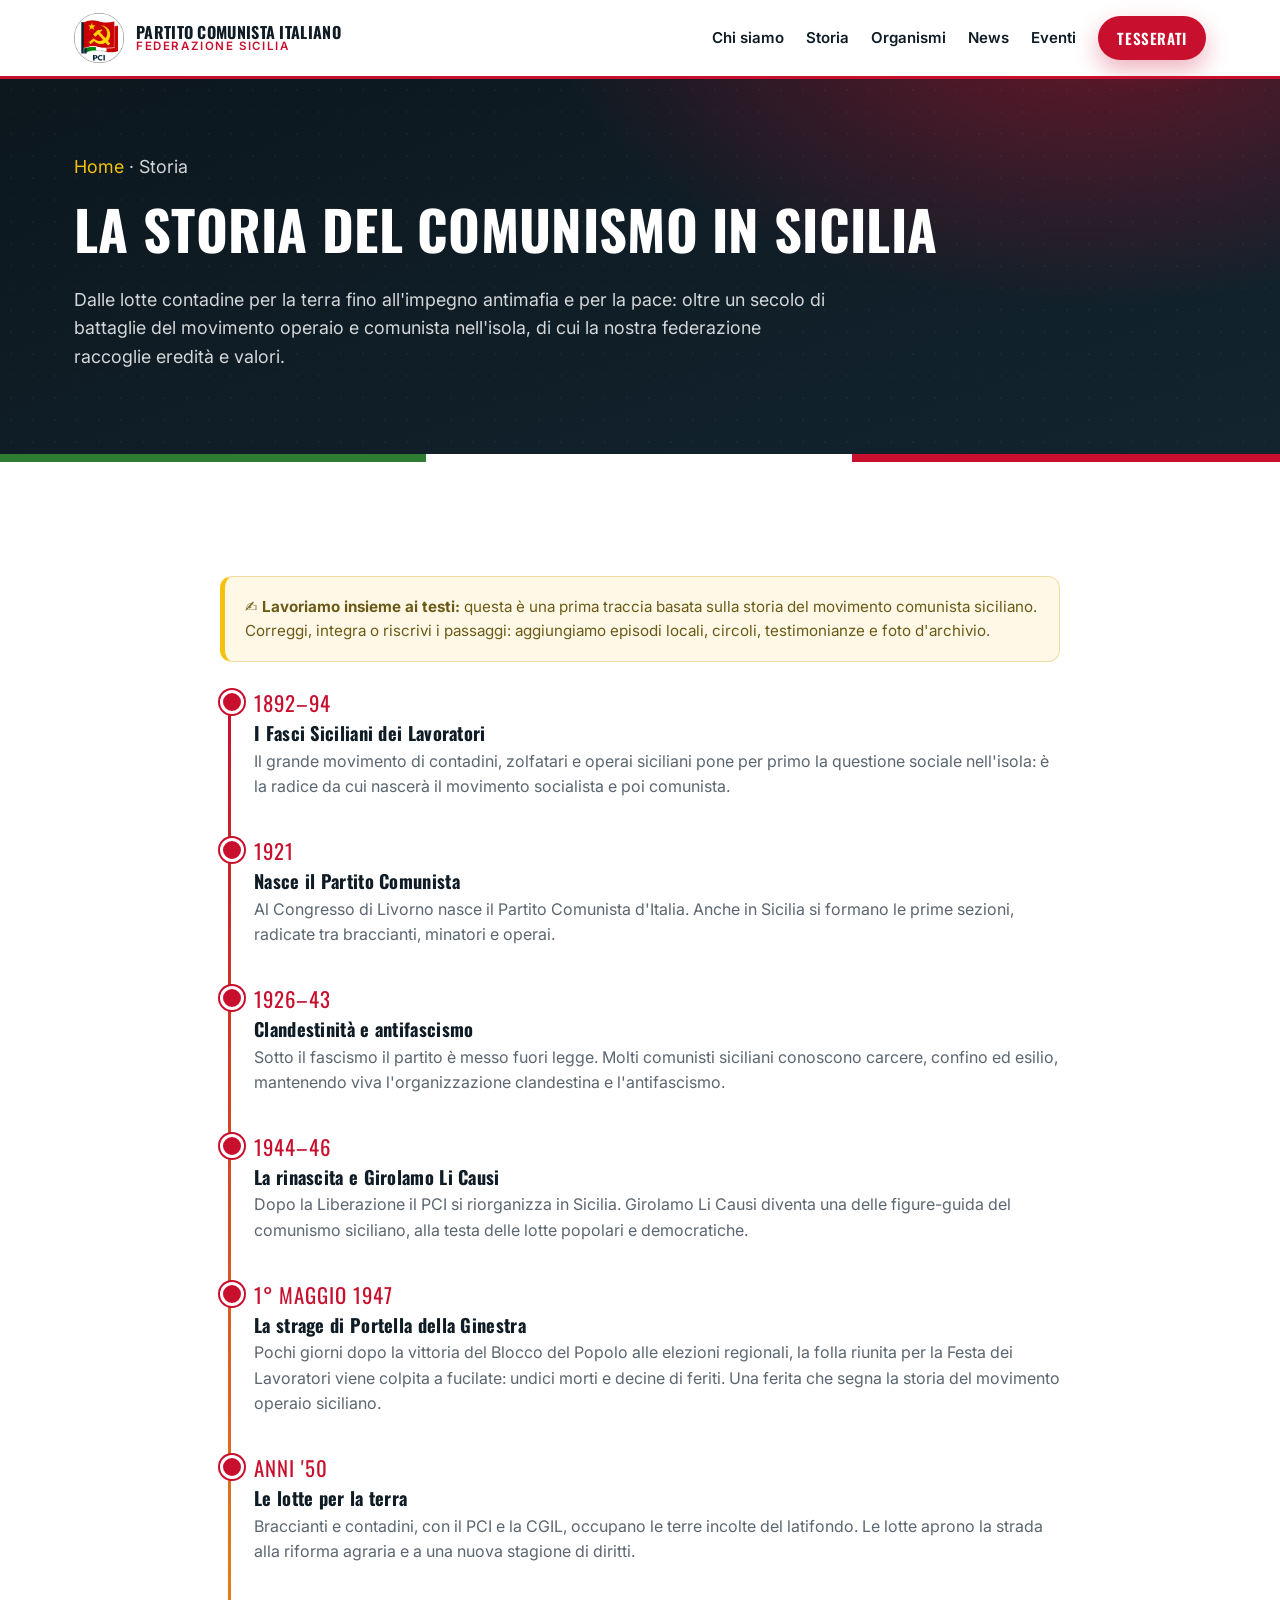
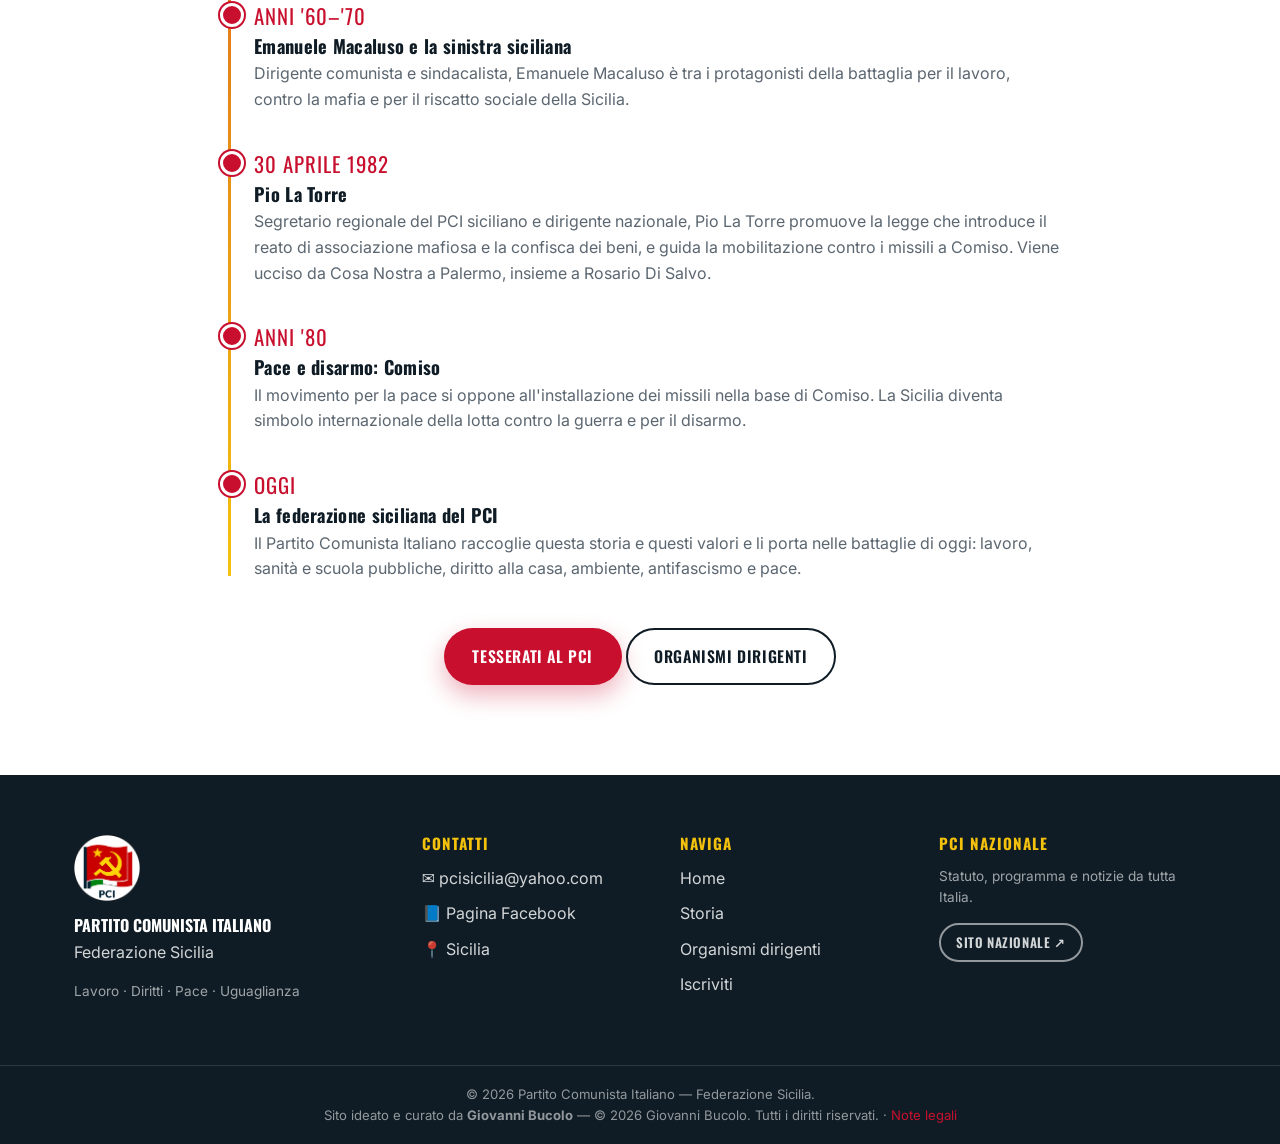
<file: storia (1).html>
<!DOCTYPE html>
<html lang="it">
<head>
  <meta charset="UTF-8" />
  <meta name="viewport" content="width=device-width, initial-scale=1.0" />
  <title>Storia del PCI in Sicilia · PCI Sicilia</title>
  <meta name="description" content="La storia del Partito Comunista in Sicilia: dalle lotte contadine a Portella della Ginestra, da Li Causi a Pio La Torre. Battaglie ed esponenti del movimento comunista siciliano." />
  <meta name="theme-color" content="#c8102e" />
  <link rel="icon" type="image/png" href="PCI_logo_cerchio_trasparente.png" />
  <link rel="preconnect" href="https://fonts.googleapis.com" />
  <link rel="preconnect" href="https://fonts.gstatic.com" crossorigin />
  <link href="https://fonts.googleapis.com/css2?family=Oswald:wght@500;600;700&family=Inter:wght@400;500;600;700&display=swap" rel="stylesheet" />
  <link rel="stylesheet" href="css/styles.css" />
</head>
<body>

  <header class="site-header" id="top">
    <div class="container header-inner">
      <a href="index.html" class="brand" aria-label="PCI Sicilia — Home">
        <img src="PCI_logo_cerchio_trasparente.png" alt="Logo PCI" class="brand-logo" />
        <span class="brand-text"><strong>Partito Comunista Italiano</strong><em>Federazione Sicilia</em></span>
      </a>
      <button class="nav-toggle" id="navToggle" aria-label="Apri il menu" aria-expanded="false"><span></span><span></span><span></span></button>
      <nav class="main-nav" id="mainNav">
        <a href="index.html#chi-siamo">Chi siamo</a>
        <a href="storia.html">Storia</a>
        <a href="organismi.html">Organismi</a>
        <a href="index.html#news">News</a>
        <a href="index.html#eventi">Eventi</a>
        <a href="index.html#iscriviti" class="btn btn-sm btn-solid nav-cta">Tesserati</a>
      </nav>
    </div>
  </header>

  <section class="page-hero">
    <div class="hero-bg" aria-hidden="true"></div>
    <div class="container">
      <p class="crumbs"><a href="index.html">Home</a> · Storia</p>
      <h1 id="storia-titolo">La storia del comunismo in Sicilia</h1>
      <p id="storia-sottotitolo">Dalle lotte contadine per la terra fino all'impegno antimafia e per la pace: oltre un secolo di battaglie del movimento operaio e comunista nell'isola, di cui la nostra federazione raccoglie eredità e valori.</p>
    </div>
  </section>
  <div class="hero-strip" aria-hidden="true"></div>

  <section class="section">
    <div class="container">

      <div class="note-box reveal">✍️ <strong>Lavoriamo insieme ai testi:</strong> questa è una prima traccia basata sulla storia del movimento comunista siciliano. Correggi, integra o riscrivi i passaggi: aggiungiamo episodi locali, circoli, testimonianze e foto d'archivio.</div>

      <div class="timeline" id="storia-timeline">
        <div class="tl-item reveal">
          <div class="tl-year">1892–94</div>
          <h3>I Fasci Siciliani dei Lavoratori</h3>
          <p>Il grande movimento di contadini, zolfatari e operai siciliani pone per primo la questione sociale nell'isola: è la radice da cui nascerà il movimento socialista e poi comunista.</p>
        </div>
        <div class="tl-item reveal">
          <div class="tl-year">1921</div>
          <h3>Nasce il Partito Comunista</h3>
          <p>Al Congresso di Livorno nasce il Partito Comunista d'Italia. Anche in Sicilia si formano le prime sezioni, radicate tra braccianti, minatori e operai.</p>
        </div>
        <div class="tl-item reveal">
          <div class="tl-year">1926–43</div>
          <h3>Clandestinità e antifascismo</h3>
          <p>Sotto il fascismo il partito è messo fuori legge. Molti comunisti siciliani conoscono carcere, confino ed esilio, mantenendo viva l'organizzazione clandestina e l'antifascismo.</p>
        </div>
        <div class="tl-item reveal">
          <div class="tl-year">1944–46</div>
          <h3>La rinascita e Girolamo Li Causi</h3>
          <p>Dopo la Liberazione il PCI si riorganizza in Sicilia. Girolamo Li Causi diventa una delle figure-guida del comunismo siciliano, alla testa delle lotte popolari e democratiche.</p>
        </div>
        <div class="tl-item reveal">
          <div class="tl-year">1° maggio 1947</div>
          <h3>La strage di Portella della Ginestra</h3>
          <p>Pochi giorni dopo la vittoria del Blocco del Popolo alle elezioni regionali, la folla riunita per la Festa dei Lavoratori viene colpita a fucilate: undici morti e decine di feriti. Una ferita che segna la storia del movimento operaio siciliano.</p>
        </div>
        <div class="tl-item reveal">
          <div class="tl-year">Anni '50</div>
          <h3>Le lotte per la terra</h3>
          <p>Braccianti e contadini, con il PCI e la CGIL, occupano le terre incolte del latifondo. Le lotte aprono la strada alla riforma agraria e a una nuova stagione di diritti.</p>
        </div>
        <div class="tl-item reveal">
          <div class="tl-year">Anni '60–'70</div>
          <h3>Emanuele Macaluso e la sinistra siciliana</h3>
          <p>Dirigente comunista e sindacalista, Emanuele Macaluso è tra i protagonisti della battaglia per il lavoro, contro la mafia e per il riscatto sociale della Sicilia.</p>
        </div>
        <div class="tl-item reveal">
          <div class="tl-year">30 aprile 1982</div>
          <h3>Pio La Torre</h3>
          <p>Segretario regionale del PCI siciliano e dirigente nazionale, Pio La Torre promuove la legge che introduce il reato di associazione mafiosa e la confisca dei beni, e guida la mobilitazione contro i missili a Comiso. Viene ucciso da Cosa Nostra a Palermo, insieme a Rosario Di Salvo.</p>
        </div>
        <div class="tl-item reveal">
          <div class="tl-year">Anni '80</div>
          <h3>Pace e disarmo: Comiso</h3>
          <p>Il movimento per la pace si oppone all'installazione dei missili nella base di Comiso. La Sicilia diventa simbolo internazionale della lotta contro la guerra e per il disarmo.</p>
        </div>
        <div class="tl-item reveal">
          <div class="tl-year">Oggi</div>
          <h3>La federazione siciliana del PCI</h3>
          <p>Il Partito Comunista Italiano raccoglie questa storia e questi valori e li porta nelle battaglie di oggi: lavoro, sanità e scuola pubbliche, diritto alla casa, ambiente, antifascismo e pace.</p>
        </div>
      </div>

      <div style="text-align:center;margin-top:46px">
        <a href="index.html#iscriviti" class="btn btn-solid">Tesserati al PCI</a>
        <a href="organismi.html" class="btn btn-ghost">Organismi dirigenti</a>
      </div>

    </div>
  </section>

  <footer class="site-footer">
    <div class="container footer-grid">
      <div class="footer-brand">
        <img src="PCI_logo_cerchio_trasparente.png" alt="Logo PCI" class="footer-logo" />
        <p><strong>Partito Comunista Italiano</strong><br />Federazione Sicilia</p>
        <p class="footer-small">Lavoro · Diritti · Pace · Uguaglianza</p>
      </div>
      <div class="footer-col"><h4>Contatti</h4><ul id="footer-contatti">
        <li>✉️ <a href="mailto:pcisicilia@yahoo.com">pcisicilia@yahoo.com</a></li>
        <li>📘 <a href="https://www.facebook.com/profile.php?id=61576921137339" target="_blank" rel="noopener">Pagina Facebook</a></li>
      </ul></div>
      <div class="footer-col"><h4>Naviga</h4><ul>
        <li><a href="index.html">Home</a></li>
        <li><a href="storia.html">Storia</a></li>
        <li><a href="organismi.html">Organismi dirigenti</a></li>
        <li><a href="index.html#iscriviti">Iscriviti</a></li>
      </ul></div>
      <div class="footer-col"><h4>PCI nazionale</h4>
        <p class="footer-small">Statuto, programma e notizie da tutta Italia.</p>
        <a href="https://www.ilpartitocomunistaitaliano.it/" target="_blank" rel="noopener" class="btn btn-sm btn-ghost-light">Sito nazionale ↗</a>
      </div>
    </div>
    <div class="footer-bottom"><div class="container">
      <p>© <span id="year"></span> Partito Comunista Italiano — Federazione Sicilia.</p>
      <p class="footer-small">Sito ideato e curato da <strong>Giovanni Bucolo</strong> — © <span class="js-year"></span> Giovanni Bucolo. Tutti i diritti riservati. · <a href="note-legali.html">Note legali</a></p>
    </div></div>
  </footer>

  <script src="js/script.js"></script>
</body>
</html>
</file>
<file: css/styles.css>
/* ===========================================================
   PCI Sicilia — stylesheet (v2 · moderno / d'impatto)
   Palette dal logo: rosso bandiera, oro, blu notte.
   =========================================================== */
:root{
  --red:#c8102e;
  --red-dark:#9b0c23;
  --red-bright:#e11d3a;
  --gold:#f4c20d;
  --navy:#0f1c25;
  --navy-2:#16293440;
  --navy-3:#1d3340;
  --ink:#161b1f;
  --muted:#5b6670;
  --paper:#ffffff;
  --paper-2:#f5f3ef;
  --line:#e6e2dc;
  --green:#2e7d32;
  --radius:18px;
  --radius-sm:12px;
  --shadow:0 18px 50px rgba(15,28,37,.16);
  --shadow-sm:0 6px 18px rgba(15,28,37,.10);
  --maxw:1180px;
  --font-head:"Oswald",system-ui,sans-serif;
  --font-body:"Inter",system-ui,-apple-system,sans-serif;
}

*{box-sizing:border-box;}
html{scroll-behavior:smooth;}
body{margin:0;font-family:var(--font-body);color:var(--ink);background:var(--paper);line-height:1.6;-webkit-font-smoothing:antialiased;}
img{max-width:100%;display:block;}
a{color:var(--red);text-decoration:none;}
a:hover{text-decoration:underline;}
.container{width:100%;max-width:var(--maxw);margin:0 auto;padding:0 24px;}

h1,h2,h3,h4{font-family:var(--font-head);font-weight:700;line-height:1.08;letter-spacing:.3px;margin:0 0 .5em;color:var(--navy);text-transform:uppercase;}
h1{font-size:clamp(2.4rem,6vw,4.6rem);}
h2{font-size:clamp(1.8rem,4vw,2.9rem);}
h3{font-size:1.25rem;}
p{margin:0 0 1em;}

/* ===== Buttons ===== */
.btn{display:inline-flex;align-items:center;gap:.5em;font-family:var(--font-head);text-transform:uppercase;font-weight:600;letter-spacing:.6px;font-size:.98rem;padding:.9em 1.7em;border-radius:999px;cursor:pointer;border:2px solid transparent;transition:transform .15s ease,background .2s ease,color .2s ease,box-shadow .2s;text-decoration:none;text-align:center;}
.btn:hover{text-decoration:none;transform:translateY(-2px);}
.btn-sm{padding:.55em 1.15em;font-size:.82rem;}
.btn-block{width:100%;justify-content:center;}
.btn-solid{background:var(--red);color:#fff;box-shadow:0 10px 24px rgba(200,16,46,.32);}
.btn-solid:hover{background:var(--red-dark);box-shadow:0 14px 30px rgba(200,16,46,.4);}
.btn-gold{background:var(--gold);color:var(--navy);box-shadow:0 10px 24px rgba(244,194,13,.32);}
.btn-gold:hover{background:#ffce28;}
.btn-ghost{background:transparent;color:var(--navy);border-color:var(--navy);}
.btn-ghost:hover{background:var(--navy);color:#fff;}
.btn-ghost-light{color:#fff;border-color:rgba(255,255,255,.55);}
.btn-ghost-light:hover{background:#fff;color:var(--navy);}

/* ===== Header ===== */
.site-header{position:sticky;top:0;z-index:50;background:rgba(255,255,255,.94);backdrop-filter:saturate(180%) blur(12px);border-bottom:3px solid var(--red);}
.header-inner{display:flex;align-items:center;justify-content:space-between;gap:18px;min-height:76px;}
.brand{display:flex;align-items:center;gap:12px;color:var(--navy);}
.brand:hover{text-decoration:none;}
.brand-logo{width:50px;height:50px;}
.brand-text{display:flex;flex-direction:column;line-height:1.05;}
.brand-text strong{font-family:var(--font-head);text-transform:uppercase;font-size:1rem;letter-spacing:.3px;}
.brand-text em{font-style:normal;font-size:.72rem;color:var(--red);font-weight:600;letter-spacing:1.6px;text-transform:uppercase;}
.main-nav{display:flex;align-items:center;gap:22px;}
.main-nav a{color:var(--navy);font-weight:600;font-size:.94rem;}
.main-nav a:hover{color:var(--red);text-decoration:none;}
.main-nav .nav-cta{color:#fff;}
.main-nav .nav-cta:hover{color:#fff;}
.nav-toggle{display:none;flex-direction:column;gap:5px;background:none;border:0;cursor:pointer;padding:8px;}
.nav-toggle span{width:26px;height:3px;background:var(--navy);border-radius:2px;transition:.25s;}

/* ===== HERO (impatto) ===== */
.hero{position:relative;overflow:hidden;background:var(--navy);color:#fff;}
.hero-bg{position:absolute;inset:0;z-index:0;
  background:
    radial-gradient(1200px 600px at 80% -10%,rgba(200,16,46,.55),transparent 60%),
    radial-gradient(900px 500px at 0% 110%,rgba(244,194,13,.18),transparent 55%),
    linear-gradient(160deg,#0c171e 0%,#13242f 60%,#0f1c25 100%);
}
.hero-bg::after{content:"";position:absolute;inset:0;opacity:.5;
  background-image:radial-gradient(rgba(255,255,255,.06) 1px,transparent 1px);background-size:22px 22px;}
.hero-inner{position:relative;z-index:1;display:grid;grid-template-columns:1.35fr .9fr;gap:48px;align-items:center;padding:96px 24px 104px;}
.eyebrow{display:inline-flex;align-items:center;gap:.5em;font-family:var(--font-head);text-transform:uppercase;letter-spacing:2.5px;font-size:.82rem;color:var(--gold);font-weight:600;background:rgba(244,194,13,.12);padding:.5em 1.1em;border-radius:999px;margin-bottom:22px;border:1px solid rgba(244,194,13,.25);}
.hero-text h1{color:#fff;margin-bottom:.3em;text-shadow:0 4px 30px rgba(0,0,0,.3);}
.hero-text .hl{color:var(--gold);}
.lead{font-size:1.2rem;color:rgba(255,255,255,.82);max-width:34em;}
.hero-actions{display:flex;flex-wrap:wrap;gap:14px;margin-top:30px;}
.hero-card{display:flex;justify-content:center;align-items:center;position:relative;}
.hero-card::before{content:"";position:absolute;width:340px;height:340px;border-radius:50%;background:radial-gradient(circle,rgba(244,194,13,.22),transparent 70%);filter:blur(10px);}
.hero-logo{width:min(340px,82%);position:relative;filter:drop-shadow(0 24px 50px rgba(0,0,0,.5));animation:floaty 6s ease-in-out infinite;}
@keyframes floaty{0%,100%{transform:translateY(0)}50%{transform:translateY(-14px)}}
.hero-strip{position:relative;z-index:1;height:8px;background:linear-gradient(90deg,var(--green) 0 33.3%,#fff 33.3% 66.6%,var(--red) 66.6% 100%);}

/* reveal on scroll */
.reveal{opacity:0;transform:translateY(26px);transition:opacity .7s ease,transform .7s ease;}
.reveal.in{opacity:1;transform:none;}

/* ===== Ticker iscrizione ===== */
.cta-banner{background:var(--red);color:#fff;}
.cta-banner .container{display:flex;flex-wrap:wrap;align-items:center;justify-content:space-between;gap:16px;padding-top:18px;padding-bottom:18px;}
.cta-banner strong{font-family:var(--font-head);text-transform:uppercase;font-size:1.15rem;letter-spacing:.5px;}
.cta-banner span{color:rgba(255,255,255,.85);}

/* ===== Values ===== */
.values{background:var(--paper-2);padding:70px 0;}
.values-grid{display:grid;grid-template-columns:repeat(4,1fr);gap:22px;}
.value{background:#fff;border-radius:var(--radius);padding:30px 24px;border:1px solid var(--line);border-top:4px solid var(--red);transition:transform .2s,box-shadow .2s;}
.value:hover{transform:translateY(-6px);box-shadow:var(--shadow);}
.value h3{color:var(--navy);margin-bottom:.4em;}
.value p{color:var(--muted);margin:0;font-size:.96rem;}
.value-num{font-family:var(--font-head);font-size:1.6rem;color:var(--red);opacity:.25;line-height:1;}

/* ===== Sections ===== */
.section{padding:90px 0;}
.section-alt{background:var(--paper-2);}
.kicker{display:inline-block;font-family:var(--font-head);text-transform:uppercase;letter-spacing:2.5px;font-size:.82rem;color:var(--red);font-weight:600;margin-bottom:12px;}
.kicker-light{color:var(--gold);}
.section-head{max-width:50em;margin:0 auto 50px;text-align:center;}
.section-sub{color:var(--muted);font-size:1.1rem;margin:0;}

.two-col{display:grid;grid-template-columns:1.2fr .8fr;gap:52px;align-items:center;}
.col-text p{color:var(--muted);}
.check-list{list-style:none;padding:0;margin:24px 0;}
.check-list li{position:relative;padding-left:32px;margin-bottom:13px;color:var(--ink);}
.check-list li::before{content:"";position:absolute;left:0;top:7px;width:16px;height:16px;border-radius:50%;background:var(--red);box-shadow:inset 0 0 0 3px #fff,0 0 0 1px var(--red);}
.check-light li{color:rgba(255,255,255,.92);}
.check-light li::before{background:var(--gold);box-shadow:inset 0 0 0 3px var(--navy),0 0 0 1px var(--gold);}

.col-stats{background:#fff;border:1px solid var(--line);border-radius:var(--radius);padding:32px;display:grid;gap:18px;box-shadow:var(--shadow-sm);}
.stat{display:flex;align-items:baseline;gap:14px;border-bottom:1px dashed var(--line);padding-bottom:14px;}
.stat strong{font-family:var(--font-head);font-size:2.6rem;color:var(--red);line-height:1;}
.stat span{color:var(--muted);text-transform:uppercase;letter-spacing:1px;font-size:.78rem;}
.col-stats blockquote{margin:0;font-family:var(--font-head);font-size:1.2rem;color:var(--navy);line-height:1.3;}
.col-stats cite{display:block;font-family:var(--font-body);font-style:normal;font-size:.82rem;color:var(--muted);margin-top:8px;}

/* ===== News + Facebook ===== */
.news-layout{display:grid;grid-template-columns:1fr 400px;gap:36px;align-items:start;}
.news-cards{display:grid;gap:20px;}
.news-card{background:#fff;border:1px solid var(--line);border-left:5px solid var(--red);border-radius:var(--radius-sm);padding:26px;box-shadow:var(--shadow-sm);transition:transform .2s,box-shadow .2s;}
.news-card:hover{transform:translateY(-4px);box-shadow:var(--shadow);}
.news-meta{display:flex;align-items:center;gap:12px;margin-bottom:12px;}
.news-tag{display:inline-block;font-family:var(--font-head);text-transform:uppercase;letter-spacing:1px;font-size:.72rem;color:#fff;background:var(--navy);padding:.32em .85em;border-radius:999px;}
.news-date{font-size:.8rem;color:var(--muted);letter-spacing:.5px;}
.news-card h3{margin-bottom:.4em;}
.news-card p{color:var(--muted);margin-bottom:.8em;}
.news-link{font-family:var(--font-head);text-transform:uppercase;letter-spacing:.5px;font-size:.85rem;font-weight:600;}
.fb-feed{background:#fff;border:1px solid var(--line);border-radius:var(--radius);padding:16px;box-shadow:var(--shadow-sm);position:sticky;top:92px;}
.fb-feed-head{display:flex;align-items:center;gap:10px;font-family:var(--font-head);text-transform:uppercase;letter-spacing:1px;font-size:.85rem;color:var(--navy);padding:6px 6px 14px;border-bottom:1px solid var(--line);margin-bottom:14px;}
.fb-dot{width:10px;height:10px;border-radius:50%;background:#1877f2;box-shadow:0 0 0 4px rgba(24,119,242,.18);}
.fb-embed-wrap{display:flex;justify-content:center;min-height:200px;}
.fb-fallback{color:var(--muted);font-size:.9rem;padding:10px;}

/* ===== Galleria ===== */
.gallery-grid{display:grid;grid-template-columns:repeat(4,1fr);grid-auto-rows:200px;gap:14px;}
.gallery-item{position:relative;overflow:hidden;border-radius:var(--radius-sm);background:linear-gradient(135deg,var(--navy-3),var(--navy));display:flex;align-items:flex-end;color:#fff;box-shadow:var(--shadow-sm);}
.gallery-item.tall{grid-row:span 2;}
.gallery-item.wide{grid-column:span 2;}
.gallery-item img{position:absolute;inset:0;width:100%;height:100%;object-fit:cover;transition:transform .5s ease;}
.gallery-item:hover img{transform:scale(1.07);}
.gallery-item .cap{position:relative;z-index:1;padding:14px 16px;font-family:var(--font-head);text-transform:uppercase;letter-spacing:.5px;font-size:.85rem;background:linear-gradient(transparent,rgba(0,0,0,.7));width:100%;}
.gallery-empty{display:flex;flex-direction:column;align-items:center;justify-content:center;text-align:center;padding:20px;opacity:.55;}
.gallery-empty .ph-logo{width:54px;margin-bottom:10px;filter:grayscale(.2);}

/* ===== Events ===== */
.events-list{display:grid;gap:16px;max-width:900px;margin:0 auto;}
.event{display:grid;grid-template-columns:120px 1fr auto;gap:24px;align-items:center;background:#fff;border:1px solid var(--line);border-radius:var(--radius-sm);padding:22px 26px;transition:box-shadow .2s,transform .2s;}
.event:hover{box-shadow:var(--shadow-sm);transform:translateX(4px);}
.event-date{text-align:center;background:var(--red);color:#fff;border-radius:var(--radius-sm);padding:14px 8px;}
.event-date .d{display:block;font-family:var(--font-head);font-size:1.9rem;line-height:1;}
.event-date .m{display:block;text-transform:uppercase;font-size:.72rem;letter-spacing:1px;margin-top:4px;}
.event-date.past{background:var(--navy);}
.event-body h3{margin-bottom:.25em;}
.event-meta{color:var(--muted);font-size:.9rem;margin-bottom:.4em;}
.event-body p:last-child{margin:0;color:var(--muted);}
.events-note{text-align:center;color:var(--muted);margin-top:26px;font-size:.95rem;}
.tabs{display:flex;gap:8px;justify-content:center;margin-bottom:28px;}
.tab-btn{font-family:var(--font-head);text-transform:uppercase;letter-spacing:1px;font-size:.85rem;padding:.6em 1.3em;border-radius:999px;border:2px solid var(--line);background:#fff;color:var(--navy);cursor:pointer;transition:.2s;}
.tab-btn.active{background:var(--navy);color:#fff;border-color:var(--navy);}

/* ===== CTA / Iscriviti ===== */
.section-cta{background:linear-gradient(150deg,var(--navy) 0%,var(--navy-3) 100%);color:#fff;position:relative;overflow:hidden;}
.section-cta::before{content:"";position:absolute;top:-40%;right:-10%;width:520px;height:520px;border-radius:50%;background:radial-gradient(circle,rgba(200,16,46,.4),transparent 65%);}
.section-cta .container{position:relative;z-index:1;}
.section-cta h2{color:#fff;}
.section-cta .col-text p{color:rgba(255,255,255,.84);}
.join-form{background:#fff;border-radius:var(--radius);padding:32px;box-shadow:var(--shadow);}
.field{margin-bottom:16px;}
.field-row{display:grid;grid-template-columns:1fr 1fr;gap:16px;}
.field label{display:block;font-weight:600;font-size:.88rem;margin-bottom:6px;color:var(--navy);}
.field input,.field textarea{width:100%;padding:.85em .95em;border:1.5px solid var(--line);border-radius:var(--radius-sm);font:inherit;color:var(--ink);background:#fff;transition:border-color .2s,box-shadow .2s;}
.field input:focus,.field textarea:focus{outline:none;border-color:var(--red);box-shadow:0 0 0 3px rgba(200,16,46,.12);}
.consent{display:flex;gap:10px;align-items:flex-start;font-size:.86rem;color:var(--muted);margin:6px 0 18px;}
.consent input{margin-top:3px;}
.form-msg{margin:14px 0 0;font-weight:600;font-size:.92rem;min-height:1.2em;}
.form-msg.ok{color:var(--green);}
.form-msg.err{color:var(--red);}

/* ===== Subpage hero ===== */
.page-hero{position:relative;background:var(--navy);color:#fff;overflow:hidden;}
.page-hero .hero-bg{background:radial-gradient(900px 500px at 85% -20%,rgba(200,16,46,.5),transparent 60%),linear-gradient(160deg,#0c171e,#13242f);}
.page-hero .container{position:relative;z-index:1;padding:74px 24px 64px;}
.page-hero h1{color:#fff;font-size:clamp(2rem,5vw,3.4rem);}
.page-hero p{color:rgba(255,255,255,.82);max-width:42em;font-size:1.12rem;}
.crumbs{font-size:.85rem;color:rgba(255,255,255,.6);margin-bottom:18px;}
.crumbs a{color:var(--gold);}

/* ===== Organismi dirigenti ===== */
.org-lead{display:grid;grid-template-columns:320px 1fr;gap:36px;align-items:center;background:#fff;border:1px solid var(--line);border-radius:var(--radius);padding:30px;box-shadow:var(--shadow-sm);margin-bottom:50px;}
.org-photo{aspect-ratio:1/1;border-radius:var(--radius-sm);background:linear-gradient(135deg,var(--navy-3),var(--navy));display:flex;align-items:center;justify-content:center;color:rgba(255,255,255,.5);overflow:hidden;}
.org-photo img{width:100%;height:100%;object-fit:cover;}
.org-role{font-family:var(--font-head);text-transform:uppercase;letter-spacing:2px;color:var(--red);font-size:.9rem;margin-bottom:6px;}
.org-name{font-family:var(--font-head);text-transform:uppercase;font-size:2rem;color:var(--navy);line-height:1;margin-bottom:14px;}
.org-grid{display:grid;grid-template-columns:repeat(3,1fr);gap:18px;}
.org-card{background:#fff;border:1px solid var(--line);border-radius:var(--radius-sm);padding:22px;box-shadow:var(--shadow-sm);transition:.2s;}
.org-card:hover{transform:translateY(-4px);box-shadow:var(--shadow);}
.org-card .av{width:56px;height:56px;border-radius:50%;background:linear-gradient(135deg,var(--red),var(--red-dark));color:#fff;display:flex;align-items:center;justify-content:center;font-family:var(--font-head);font-size:1.3rem;margin-bottom:14px;}
.org-card h4{font-size:1.05rem;margin-bottom:4px;color:var(--navy);text-transform:none;}
.org-card span{font-size:.85rem;color:var(--muted);}
.org-section-title{font-family:var(--font-head);text-transform:uppercase;letter-spacing:1px;color:var(--navy);font-size:1.4rem;margin:46px 0 22px;padding-bottom:10px;border-bottom:3px solid var(--red);}

/* ===== Timeline (storia) ===== */
.timeline{position:relative;max-width:840px;margin:0 auto;padding-left:34px;}
.timeline::before{content:"";position:absolute;left:8px;top:6px;bottom:6px;width:3px;background:linear-gradient(var(--red),var(--gold));}
.tl-item{position:relative;margin-bottom:34px;}
.tl-item::before{content:"";position:absolute;left:-34px;top:4px;width:18px;height:18px;border-radius:50%;background:var(--red);border:3px solid #fff;box-shadow:0 0 0 2px var(--red);}
.tl-year{font-family:var(--font-head);font-size:1.3rem;color:var(--red);text-transform:uppercase;letter-spacing:1px;margin-bottom:4px;}
.tl-item h3{text-transform:none;color:var(--navy);margin-bottom:.3em;font-size:1.15rem;}
.tl-item p{color:var(--muted);margin:0;}
.note-box{background:#fff8e6;border:1px solid #f0dca0;border-left:5px solid var(--gold);border-radius:var(--radius-sm);padding:18px 20px;color:#6b5a17;font-size:.95rem;margin:24px auto;max-width:840px;}

/* ===== Footer ===== */
.site-footer{background:var(--navy);color:rgba(255,255,255,.82);padding:60px 0 0;}
.footer-grid{display:grid;grid-template-columns:1.4fr 1fr 1fr 1.2fr;gap:36px;}
.footer-logo{width:66px;margin-bottom:12px;}
.footer-brand strong{color:#fff;font-family:var(--font-head);text-transform:uppercase;}
.footer-small{font-size:.85rem;color:rgba(255,255,255,.6);}
.footer-col h4{color:var(--gold);text-transform:uppercase;font-size:.95rem;letter-spacing:1px;margin-bottom:14px;}
.footer-col ul{list-style:none;padding:0;margin:0;}
.footer-col li{margin-bottom:10px;}
.footer-col a{color:rgba(255,255,255,.82);}
.footer-col a:hover{color:#fff;}
.footer-bottom{border-top:1px solid rgba(255,255,255,.12);margin-top:48px;padding:18px 0;}
.footer-bottom p{margin:0;font-size:.82rem;color:rgba(255,255,255,.55);text-align:center;}

/* ===== Responsive ===== */
@media (max-width:980px){
  .values-grid{grid-template-columns:repeat(2,1fr);}
  .news-layout{grid-template-columns:1fr;}
  .fb-feed{position:static;max-width:420px;margin:0 auto;}
  .gallery-grid{grid-template-columns:repeat(2,1fr);}
  .org-grid{grid-template-columns:repeat(2,1fr);}
  .org-lead{grid-template-columns:1fr;text-align:center;}
  .org-photo{max-width:260px;margin:0 auto;}
  .footer-grid{grid-template-columns:1fr 1fr;}
}
@media (max-width:760px){
  .nav-toggle{display:flex;}
  .main-nav{position:absolute;top:76px;left:0;right:0;flex-direction:column;align-items:stretch;background:#fff;border-bottom:3px solid var(--red);padding:14px 24px 22px;gap:6px;box-shadow:var(--shadow);transform:translateY(-135%);transition:transform .3s ease;}
  .main-nav.open{transform:translateY(0);}
  .main-nav a{padding:12px 4px;border-bottom:1px solid var(--line);}
  .main-nav .nav-cta{text-align:center;margin-top:8px;border-bottom:0;}
  .hero-inner{grid-template-columns:1fr;text-align:center;padding:60px 24px 70px;}
  .hero-card{order:-1;}
  .hero-logo{width:210px;}
  .hero-actions{justify-content:center;}
  .lead{margin-inline:auto;}
  .two-col{grid-template-columns:1fr;gap:32px;}
  .event{grid-template-columns:84px 1fr;}
  .event .btn{grid-column:1/-1;justify-self:start;}
}
@media (max-width:480px){
  .values-grid,.gallery-grid,.org-grid{grid-template-columns:1fr;}
  .field-row{grid-template-columns:1fr;}
  .footer-grid{grid-template-columns:1fr;}
  .brand-text strong{font-size:.85rem;}
}
</file>
